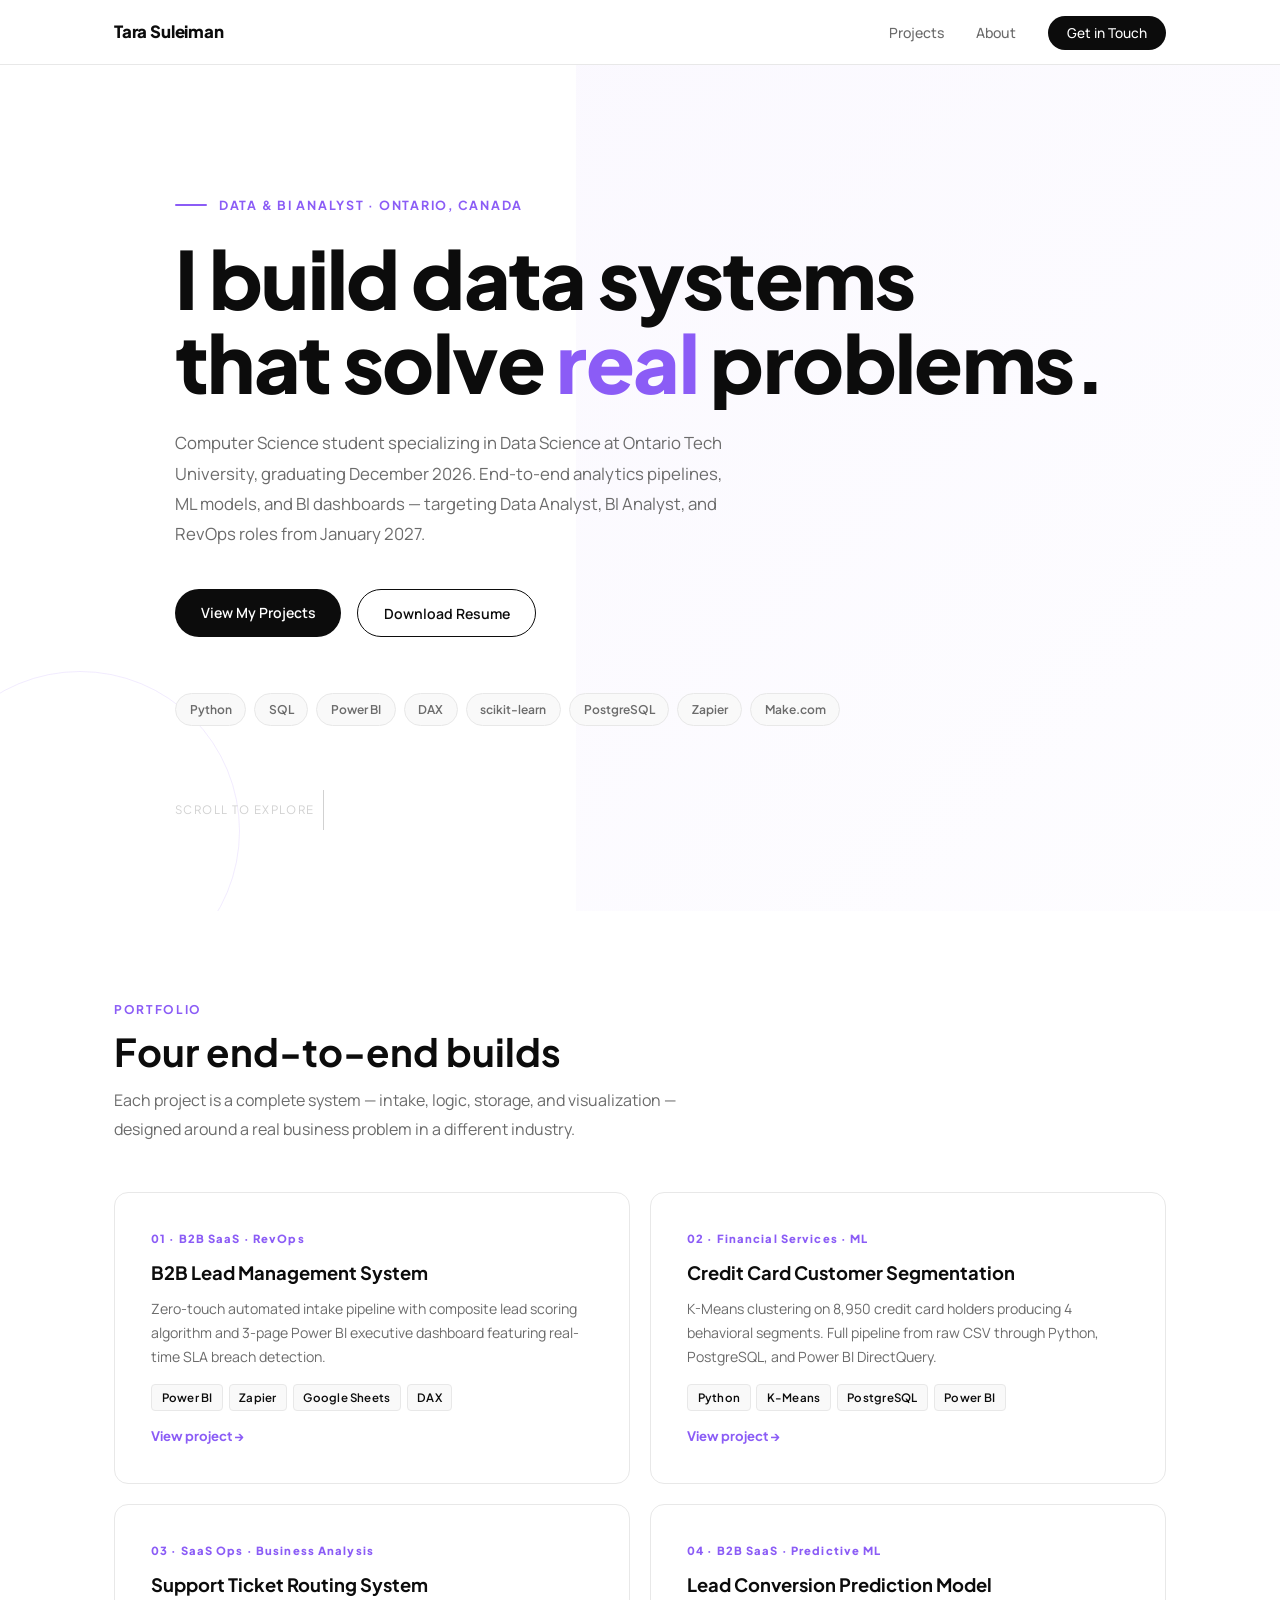
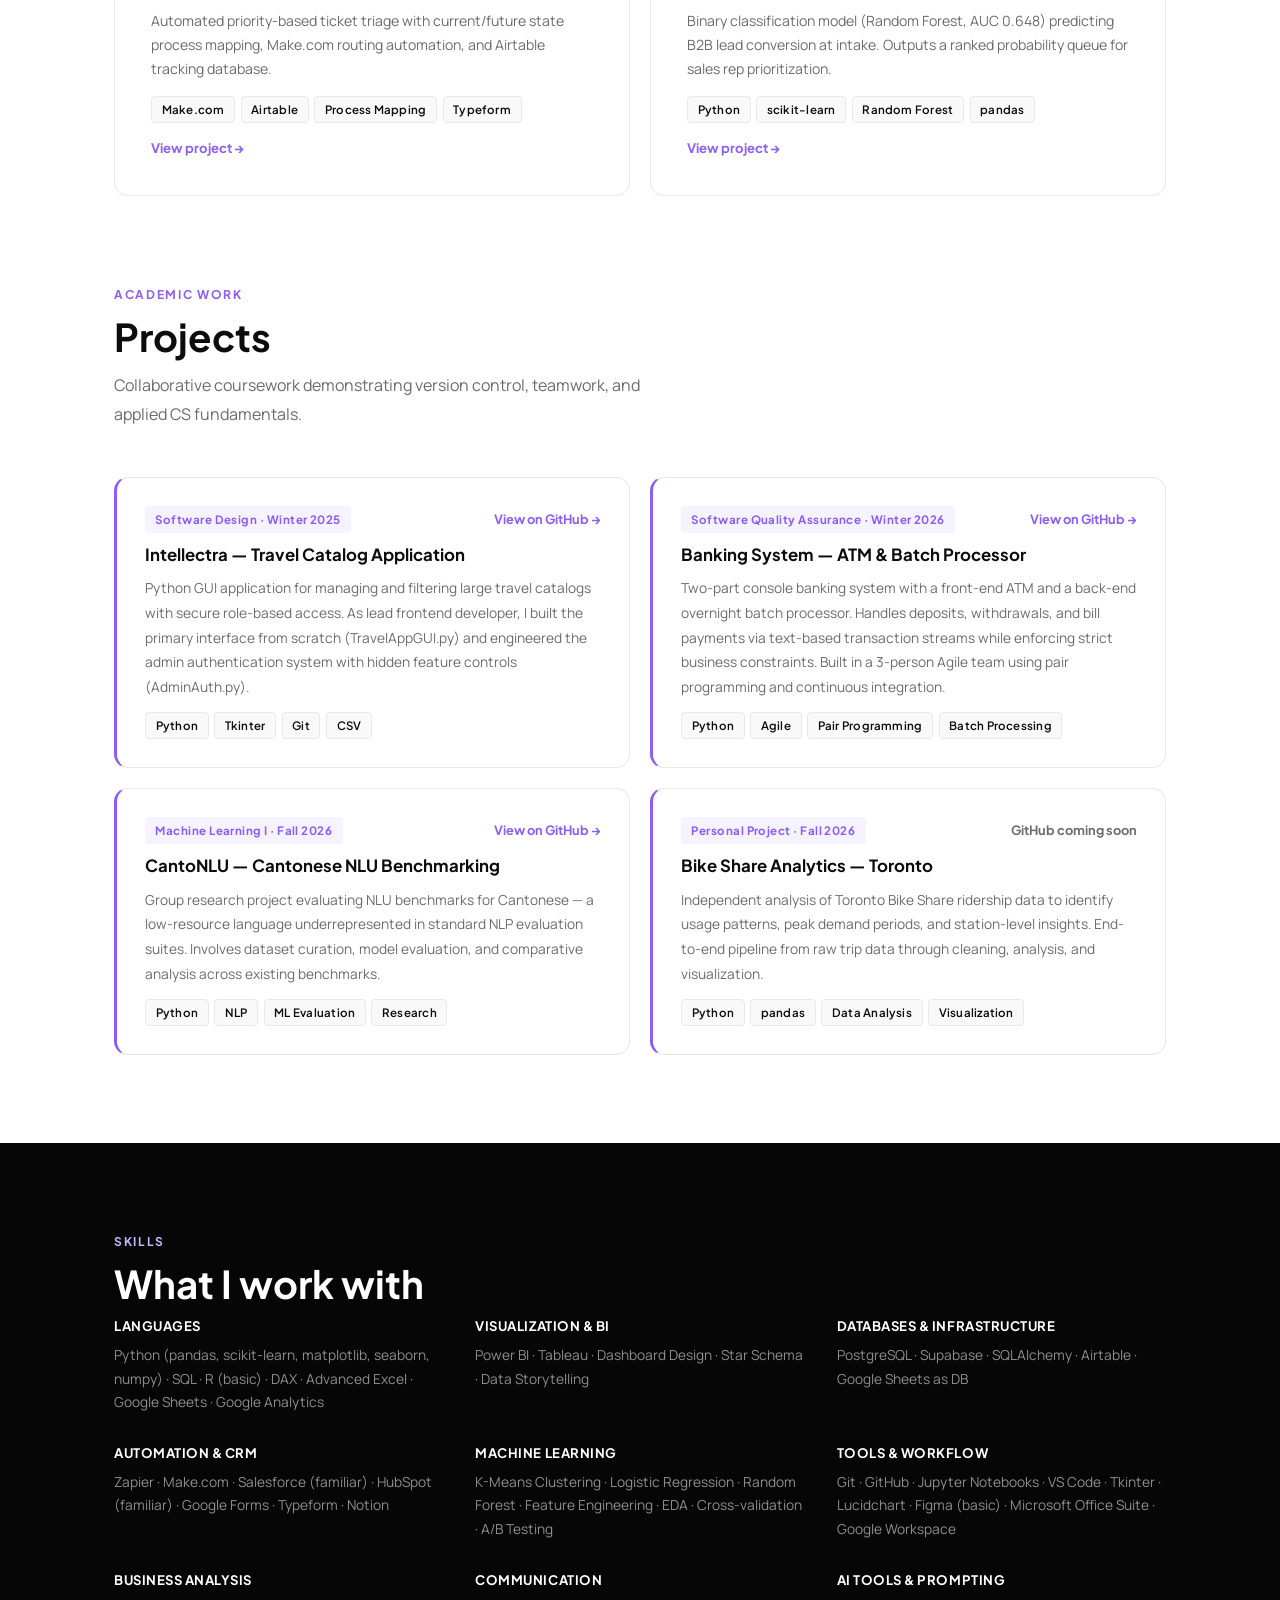
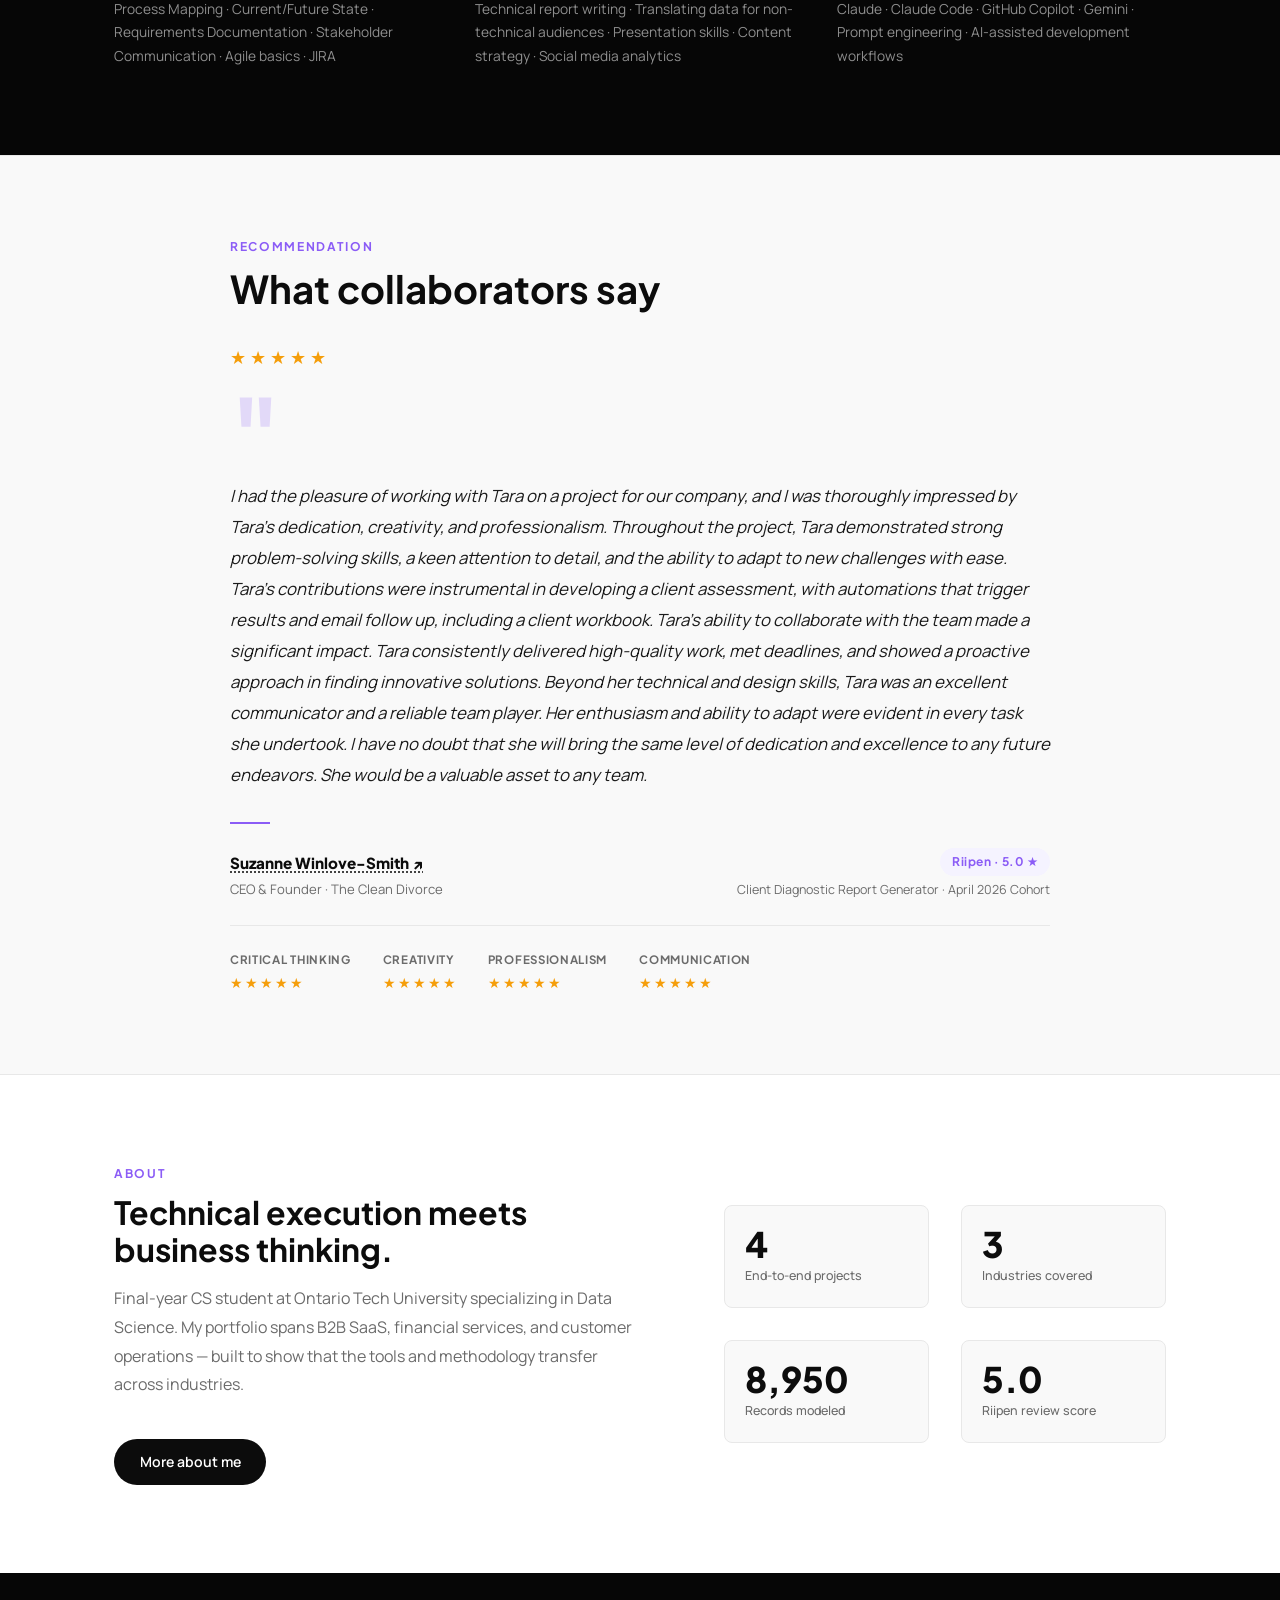
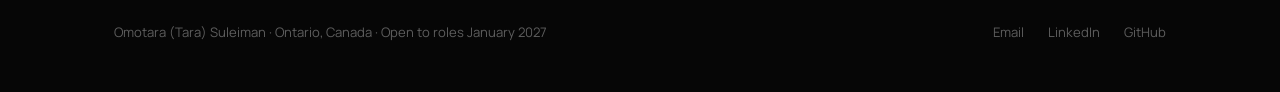
<file: index.html>
<!DOCTYPE html>
<html lang="en">

<head>
  <meta charset="UTF-8" />
  <meta name="viewport" content="width=device-width, initial-scale=1.0" />
  <title>Tara Suleiman — Data & BI Analyst</title>
  <meta name="description"
    content="Portfolio of Tara Suleiman — Data & BI Analyst graduating December 2026. Python, SQL, Power BI, machine learning, and RevOps." />
  <link rel="stylesheet" href="assets/css/style.css" />
  <link rel="preconnect" href="https://fonts.googleapis.com" />
  <link rel="preconnect" href="https://fonts.gstatic.com" crossorigin />
  <link
    href="https://fonts.googleapis.com/css2?family=Plus+Jakarta+Sans:wght@400;500;600;700;800&family=Manrope:wght@300;400;500;600&display=swap"
    rel="stylesheet" />
</head>

<body>
  <nav class="nav">
    <div class="nav-inner">
      <a href="index.html" class="nav-logo">Tara Suleiman</a>
      <ul class="nav-links">
        <li><a href="index.html#projects">Projects</a></li>
        <li><a href="about.html">About</a></li>
        <li><a href="contact.html" class="nav-cta">Get in Touch</a></li>
      </ul>
      <button class="nav-hamburger" id="hamburger" aria-label="Open menu">
        <span></span><span></span><span></span>
      </button>
    </div>
    <ul class="nav-mobile" id="mobileMenu">
      <li><a href="index.html#projects">Projects</a></li>
      <li><a href="about.html">About</a></li>
      <li><a href="contact.html">Get in Touch</a></li>
    </ul>
  </nav>

  <section class="hero">
    <div class="hero-inner">
      <p class="hero-eyebrow">Data & BI Analyst · Ontario, Canada</p>
      <h1 class="hero-headline">I build data systems<br>that solve <span class="accent">real</span> problems.</h1>
      <p class="hero-sub">Computer Science student specializing in Data Science at Ontario Tech University, graduating
        December 2026. End-to-end analytics pipelines, ML models, and BI dashboards — targeting Data Analyst, BI
        Analyst, and RevOps roles from January 2027.</p>
      <div class="hero-actions">
        <a href="index.html#projects" class="btn btn-primary">View My Projects</a>
        <a href="assets/Tara_Suleiman_Resume.pdf" class="btn btn-ghost" target="_blank">Download Resume</a>
      </div>
      <div class="hero-stack">
        <span>Python</span><span>SQL</span><span>Power BI</span><span>DAX</span>
        <span>scikit-learn</span><span>PostgreSQL</span><span>Zapier</span><span>Make.com</span>
      </div>
      <p class="hero-scroll-hint">Scroll to explore</p>
    </div>
  </section>

  <section class="section" id="projects">
    <div class="container">
      <p class="section-eyebrow">Portfolio</p>
      <h2 class="section-title">Four end-to-end builds</h2>
      <p class="section-sub">Each project is a complete system — intake, logic, storage, and visualization — designed
        around a real business problem in a different industry.</p>
      <div class="project-grid">
        <a href="project1.html" class="project-card">
          <div class="project-card-top"><span class="project-number">01 · B2B SaaS · RevOps</span></div>
          <h3>B2B Lead Management System</h3>
          <p>Zero-touch automated intake pipeline with composite lead scoring algorithm and 3-page Power BI executive
            dashboard featuring real-time SLA breach detection.</p>
          <div class="project-tags"><span>Power BI</span><span>Zapier</span><span>Google Sheets</span><span>DAX</span>
          </div>
          <span class="project-link">View project →</span>
        </a>
        <a href="project2.html" class="project-card">
          <div class="project-card-top"><span class="project-number">02 · Financial Services · ML</span></div>
          <h3>Credit Card Customer Segmentation</h3>
          <p>K-Means clustering on 8,950 credit card holders producing 4 behavioral segments. Full pipeline from raw CSV
            through Python, PostgreSQL, and Power BI DirectQuery.</p>
          <div class="project-tags"><span>Python</span><span>K-Means</span><span>PostgreSQL</span><span>Power BI</span>
          </div>
          <span class="project-link">View project →</span>
        </a>
        <a href="project3.html" class="project-card">
          <div class="project-card-top"><span class="project-number">03 · SaaS Ops · Business Analysis</span></div>
          <h3>Support Ticket Routing System</h3>
          <p>Automated priority-based ticket triage with current/future state process mapping, Make.com routing
            automation, and Airtable tracking database.</p>
          <div class="project-tags"><span>Make.com</span><span>Airtable</span><span>Process
              Mapping</span><span>Typeform</span></div>
          <span class="project-link">View project →</span>
        </a>
        <a href="project4.html" class="project-card">
          <div class="project-card-top"><span class="project-number">04 · B2B SaaS · Predictive ML</span></div>
          <h3>Lead Conversion Prediction Model</h3>
          <p>Binary classification model (Random Forest, AUC 0.648) predicting B2B lead conversion at intake. Outputs a
            ranked probability queue for sales rep prioritization.</p>
          <div class="project-tags"><span>Python</span><span>scikit-learn</span><span>Random
              Forest</span><span>pandas</span></div>
          <span class="project-link">View project →</span>
        </a>
      </div>
    </div>
  </section>

  <section class="section" style="padding-top:0;">
    <div class="container">
      <p class="section-eyebrow">Academic Work</p>
      <h2 class="section-title">Projects</h2>
      <p class="section-sub">Collaborative coursework demonstrating version control, teamwork, and applied CS
        fundamentals.</p>
      <div class="school-grid" style="grid-template-columns: repeat(2, 1fr);">
        <div class="school-card">
          <div class="school-card-top">
            <span class="school-badge">Software Design · Winter 2025</span>
            <a href="https://github.com/owenmarshall1/Intellectra" class="school-github" target="_blank">View on GitHub
              →</a>
          </div>
          <h3>Intellectra — Travel Catalog Application</h3>
          <p>Python GUI application for managing and filtering large travel catalogs with secure role-based access. As
            lead frontend developer, I built the primary interface from scratch (TravelAppGUI.py) and engineered the
            admin authentication system with hidden feature controls (AdminAuth.py).</p>
          <div class="project-tags"><span>Python</span><span>Tkinter</span><span>Git</span><span>CSV</span></div>
        </div>
        <div class="school-card">
          <div class="school-card-top">
            <span class="school-badge">Software Quality Assurance · Winter 2026</span>
            <a href="https://github.com/Maheen012/Banking-System" class="school-github" target="_blank">View on GitHub
              →</a>
          </div>
          <h3>Banking System — ATM & Batch Processor</h3>
          <p>Two-part console banking system with a front-end ATM and a back-end overnight batch processor. Handles
            deposits, withdrawals, and bill payments via text-based transaction streams while enforcing strict business
            constraints. Built in a 3-person Agile team using pair programming and continuous integration.</p>
          <div class="project-tags"><span>Python</span><span>Agile</span><span>Pair Programming</span><span>Batch
              Processing</span></div>
        </div>
        <div class="school-card">
          <div class="school-card-top">
            <span class="school-badge">Machine Learning I · Fall 2026</span>
            <a href="https://github.com/babytara/csci3052u-cantonlu/" class="school-github" target="_blank">View on
              GitHub
              →</a>
          </div>
          <h3>CantoNLU — Cantonese NLU Benchmarking</h3>
          <p>Group research project evaluating NLU benchmarks for Cantonese — a low-resource language underrepresented
            in standard NLP evaluation suites. Involves dataset curation, model evaluation, and comparative analysis
            across existing benchmarks.</p>
          <div class="project-tags"><span>Python</span><span>NLP</span><span>ML Evaluation</span><span>Research</span>
          </div>
        </div>
        <div class="school-card">
          <div class="school-card-top">
            <span class="school-badge">Personal Project · Fall 2026</span>
            <span class="school-github" style="color:var(--grey);font-size:0.8rem;">GitHub coming soon</span>
          </div>
          <h3>Bike Share Analytics — Toronto</h3>
          <p>Independent analysis of Toronto Bike Share ridership data to identify usage patterns, peak demand periods,
            and station-level insights. End-to-end pipeline from raw trip data through cleaning, analysis, and
            visualization.</p>
          <div class="project-tags"><span>Python</span><span>pandas</span><span>Data
              Analysis</span><span>Visualization</span></div>
        </div>
      </div>
    </div>
  </section>

  <section class="section section-dark">
    <div class="container">
      <p class="section-eyebrow light">Skills</p>
      <h2 class="section-title light">What I work with</h2>
      <div class="skills-grid">
        <div class="skill-group">
          <h4>Languages</h4>
          <p>Python (pandas, scikit-learn, matplotlib, seaborn, numpy) · SQL · R (basic) · DAX · Advanced Excel · Google
            Sheets · Google Analytics</p>
        </div>
        <div class="skill-group">
          <h4>Visualization & BI</h4>
          <p>Power BI · Tableau · Dashboard Design · Star Schema · Data Storytelling</p>
        </div>
        <div class="skill-group">
          <h4>Databases & Infrastructure</h4>
          <p>PostgreSQL · Supabase · SQLAlchemy · Airtable · Google Sheets as DB</p>
        </div>
        <div class="skill-group">
          <h4>Automation & CRM</h4>
          <p>Zapier · Make.com · Salesforce (familiar) · HubSpot (familiar) · Google Forms · Typeform · Notion</p>
        </div>
        <div class="skill-group">
          <h4>Machine Learning</h4>
          <p>K-Means Clustering · Logistic Regression · Random Forest · Feature Engineering · EDA · Cross-validation ·
            A/B Testing</p>
        </div>
        <div class="skill-group">
          <h4>Tools & Workflow</h4>
          <p>Git · GitHub · Jupyter Notebooks · VS Code · Tkinter · Lucidchart · Figma (basic) · Microsoft Office Suite
            · Google
            Workspace</p>
        </div>
        <div class="skill-group">
          <h4>Business Analysis</h4>
          <p>Process Mapping · Current/Future State · Requirements Documentation · Stakeholder Communication · Agile
            basics · JIRA</p>
        </div>
        <div class="skill-group">
          <h4>Communication</h4>
          <p>Technical report writing · Translating data for non-technical audiences · Presentation skills · Content
            strategy · Social media analytics</p>
        </div>
        <div class="skill-group">
          <h4>AI Tools & Prompting</h4>
          <p>Claude · Claude Code · GitHub Copilot · Gemini · Prompt engineering · AI-assisted development workflows</p>
        </div>
      </div>
    </div>
  </section>

  <section class="section section-rec">
    <div class="container">
      <div class="rec-inner">
        <p class="section-eyebrow">Recommendation</p>
        <h2 style="margin-bottom:2rem;">What collaborators say</h2>
        <div class="rec-card">
          <div class="rec-stars">
            <span class="rec-star">★</span><span class="rec-star">★</span><span class="rec-star">★</span><span
              class="rec-star">★</span><span class="rec-star">★</span>
          </div>
          <div class="rec-quote">"</div>
          <p class="rec-text">I had the pleasure of working with Tara on a project for our company, and I was thoroughly
            impressed by Tara's dedication, creativity, and professionalism. Throughout the project, Tara demonstrated
            strong problem-solving skills, a keen attention to detail, and the ability to adapt to new challenges with
            ease. Tara's contributions were instrumental in developing a client assessment, with automations that
            trigger results and email follow up, including a client workbook. Tara's ability to collaborate with the
            team made a significant impact. Tara consistently delivered high-quality work, met deadlines, and showed a
            proactive approach in finding innovative solutions. Beyond her technical and design skills, Tara was an
            excellent communicator and a reliable team player. Her enthusiasm and ability to adapt were evident in every
            task she undertook. I have no doubt that she will bring the same level of dedication and excellence to any
            future endeavors. She would be a valuable asset to any team.</p>
          <div class="rec-divider"></div>
          <div class="rec-author">
            <div class="rec-info">
              <a href="https://thecleandivorce.com/" target="_blank" class="rec-name"
                style="text-decoration:underline;text-decoration-style:dotted;text-underline-offset:3px;">Suzanne
                Winlove-Smith ↗</a>
              <span class="rec-role">CEO & Founder · The Clean Divorce</span>
            </div>
            <div class="rec-meta">
              <span class="rec-source">Riipen · 5.0 ★</span>
              <span class="rec-project">Client Diagnostic Report Generator · April 2026 Cohort</span>
            </div>
          </div>
          <div class="rec-ratings">
            <div class="rec-rating-item">
              <span class="rec-rating-label">Critical Thinking</span>
              <div class="rec-rating-stars"><span>★</span><span>★</span><span>★</span><span>★</span><span>★</span></div>
            </div>
            <div class="rec-rating-item">
              <span class="rec-rating-label">Creativity</span>
              <div class="rec-rating-stars"><span>★</span><span>★</span><span>★</span><span>★</span><span>★</span></div>
            </div>
            <div class="rec-rating-item">
              <span class="rec-rating-label">Professionalism</span>
              <div class="rec-rating-stars"><span>★</span><span>★</span><span>★</span><span>★</span><span>★</span></div>
            </div>
            <div class="rec-rating-item">
              <span class="rec-rating-label">Communication</span>
              <div class="rec-rating-stars"><span>★</span><span>★</span><span>★</span><span>★</span><span>★</span></div>
            </div>
          </div>
        </div>
      </div>
    </div>
  </section>

  <section class="section">
    <div class="container about-strip">
      <div class="about-strip-text">
        <p class="section-eyebrow">About</p>
        <h2>Technical execution meets business thinking.</h2>
        <p>Final-year CS student at Ontario Tech University specializing in Data Science. My portfolio spans B2B SaaS,
          financial services, and customer operations — built to show that the tools and methodology transfer across
          industries.</p>
        <a href="about.html" class="btn btn-primary">More about me</a>
      </div>
      <div class="about-strip-stats">
        <div class="stat"><span class="stat-num">4</span><span class="stat-label">End-to-end projects</span></div>
        <div class="stat"><span class="stat-num">3</span><span class="stat-label">Industries covered</span></div>
        <div class="stat"><span class="stat-num">8,950</span><span class="stat-label">Records modeled</span></div>
        <div class="stat"><span class="stat-num">5.0</span><span class="stat-label">Riipen review score</span></div>
      </div>
    </div>
  </section>

  <footer class="footer">
    <div class="container footer-inner">
      <p>Omotara (Tara) Suleiman · Ontario, Canada · Open to roles January 2027</p>
      <div class="footer-links">
        <a href="mailto:omotara.suleiman@gmail.com">Email</a>
        <a href="https://linkedin.com/in/omotarasuleiman" target="_blank">LinkedIn</a>
        <a href="https://github.com/babytara" target="_blank">GitHub</a>
      </div>
    </div>
  </footer>
  <script src="assets/js/main.js"></script>
</body>

</html>
</file>
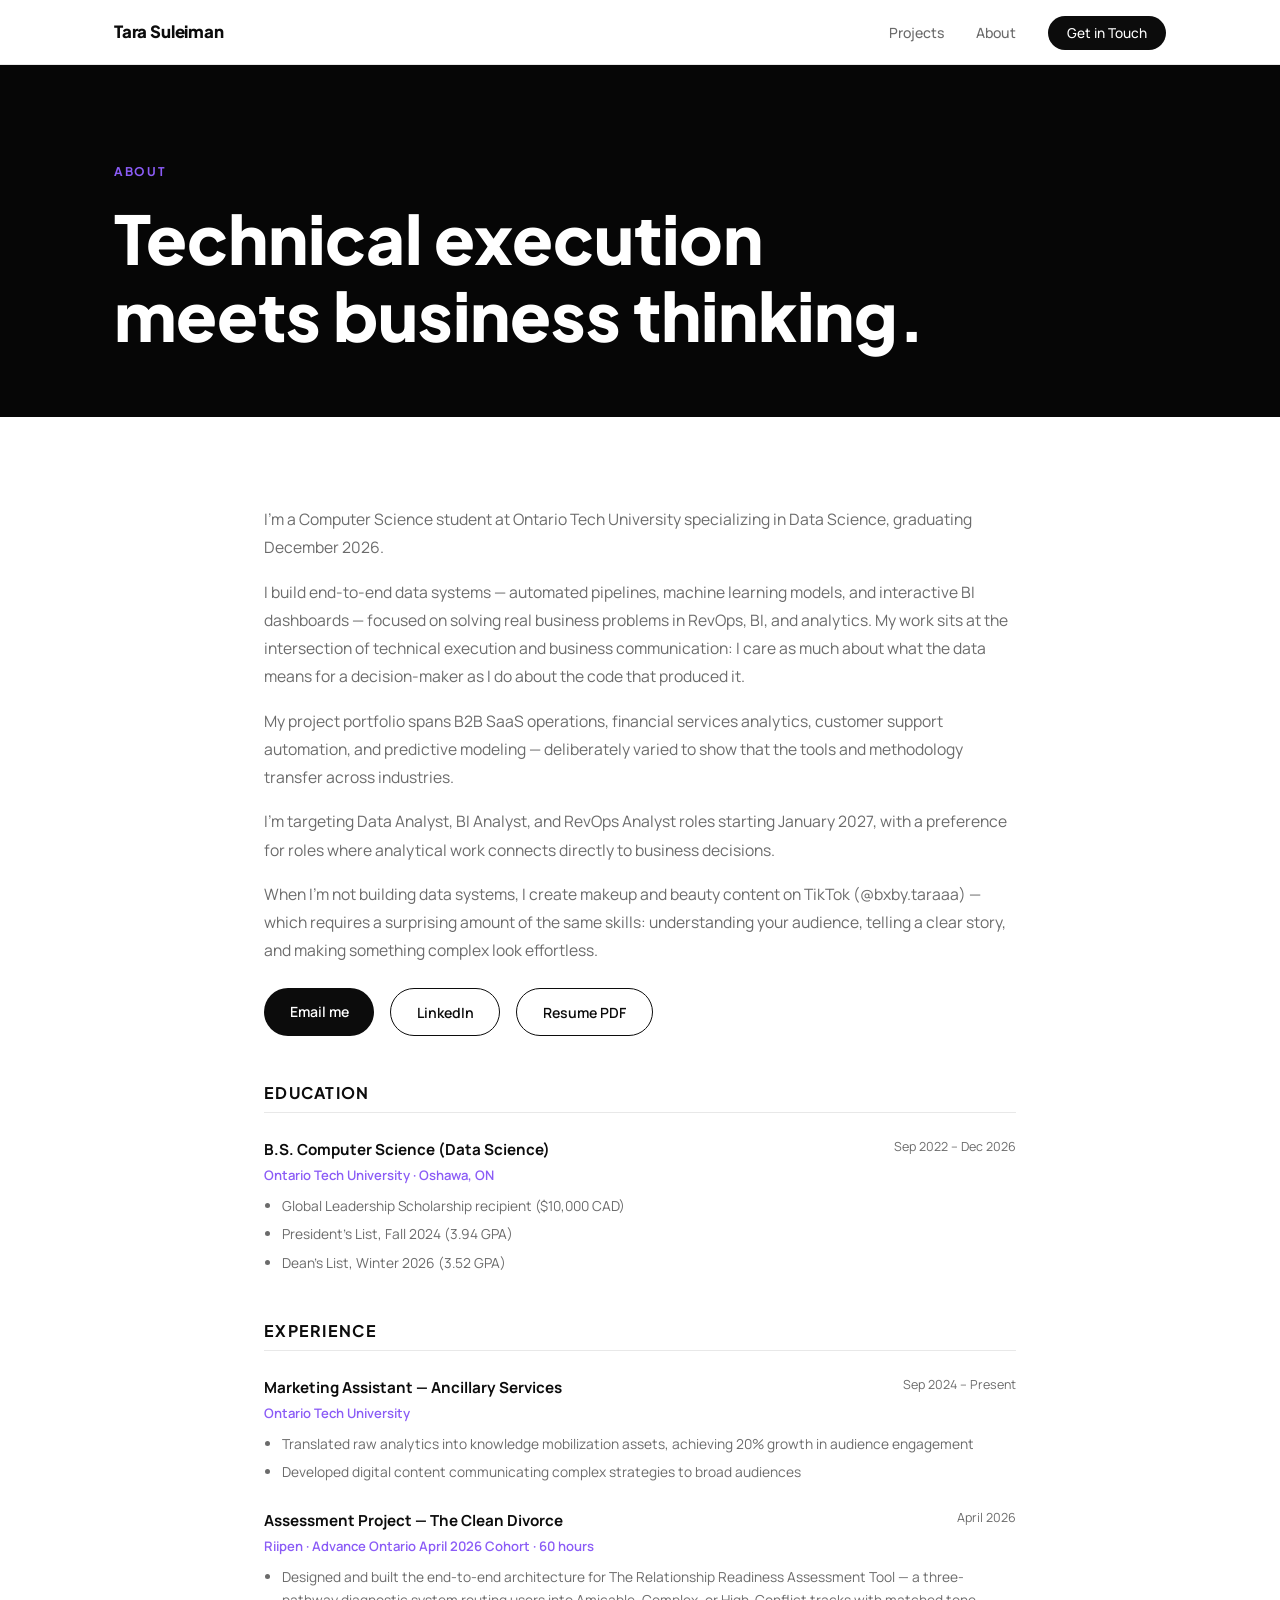
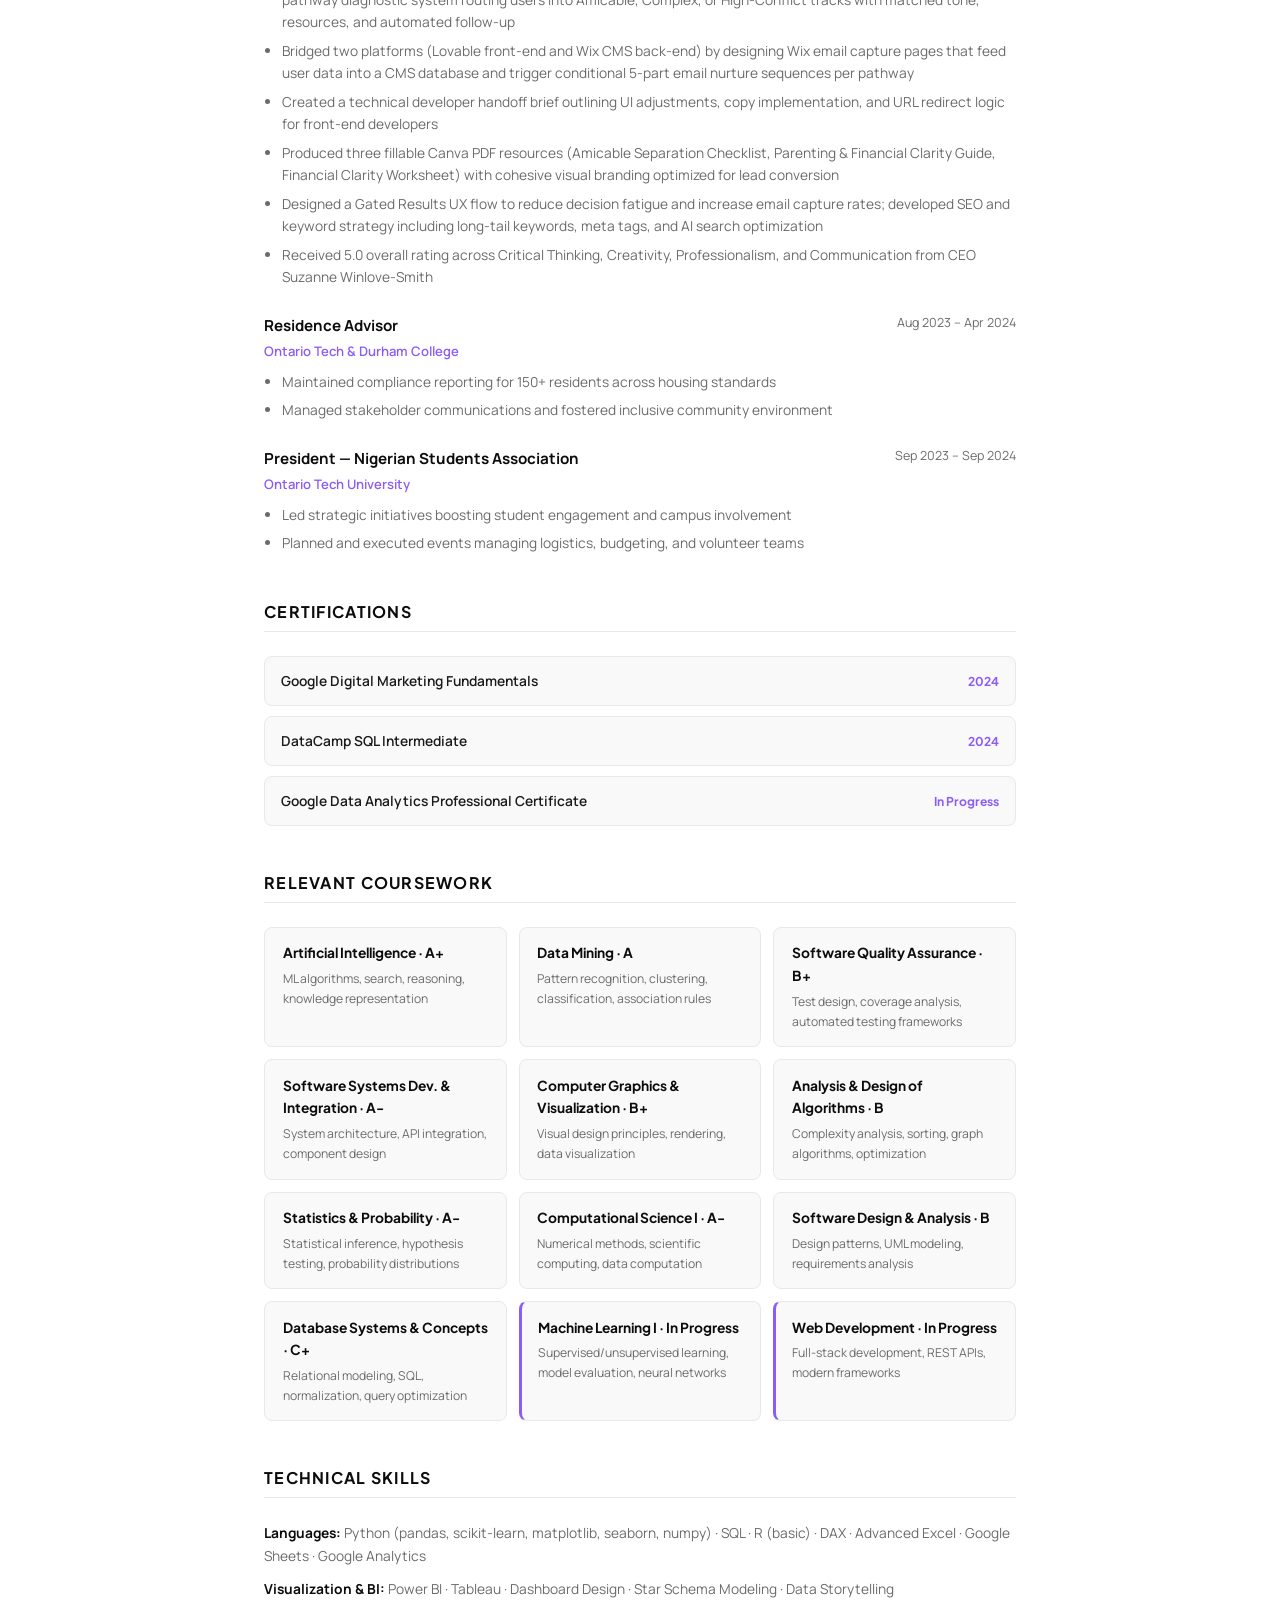
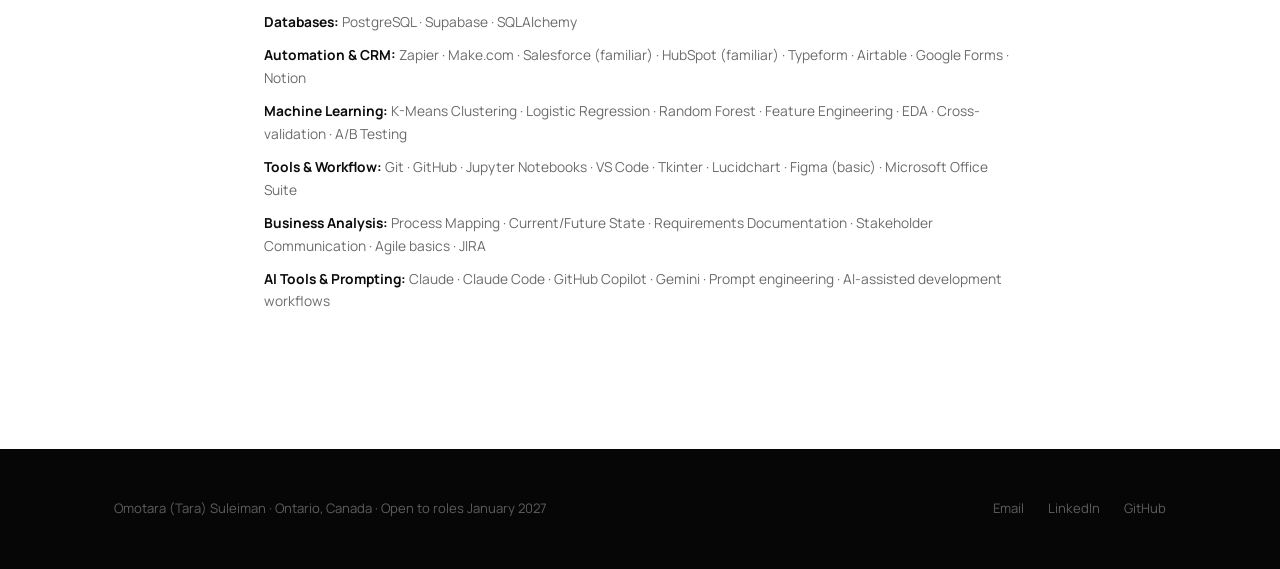
<file: about.html>
<!DOCTYPE html>
<html lang="en">

<head>
  <meta charset="UTF-8" />
  <meta name="viewport" content="width=device-width, initial-scale=1.0" />
  <title>About — Tara Suleiman</title>
  <link rel="stylesheet" href="assets/css/style.css" />
  <link rel="preconnect" href="https://fonts.googleapis.com" />
  <link rel="preconnect" href="https://fonts.gstatic.com" crossorigin />
  <link
    href="https://fonts.googleapis.com/css2?family=Plus+Jakarta+Sans:wght@400;500;600;700;800&family=Manrope:wght@300;400;500;600&display=swap"
    rel="stylesheet" />
</head>

<body>

  <nav class="nav">
    <div class="nav-inner">
      <a href="index.html" class="nav-logo">Tara Suleiman</a>
      <ul class="nav-links">
        <li><a href="index.html#projects">Projects</a></li>
        <li><a href="about.html">About</a></li>
        <li><a href="contact.html" class="nav-cta">Get in Touch</a></li>
      </ul>
      <button class="nav-hamburger" id="hamburger" aria-label="Open menu">
        <span></span><span></span><span></span>
      </button>
    </div>
    <ul class="nav-mobile" id="mobileMenu">
      <li><a href="index.html#projects">Projects</a></li>
      <li><a href="about.html">About</a></li>
      <li><a href="contact.html">Get in Touch</a></li>
    </ul>
  </nav>

  <section class="about-hero">
    <div class="container">
      <p class="section-eyebrow">About</p>
      <h1>Technical execution<br>meets business thinking.</h1>
    </div>
  </section>

  <section class="section">
    <div class="container about-content">

      <div class="about-bio">
        <div class="about-bio-text">
          <p>I'm a Computer Science student at Ontario Tech University specializing in Data Science, graduating December
            2026.</p>
          <p>I build end-to-end data systems — automated pipelines, machine learning models, and interactive BI
            dashboards — focused on solving real business problems in RevOps, BI, and analytics. My work sits at the
            intersection of technical execution and business communication: I care as much about what the data means for
            a decision-maker as I do about the code that produced it.</p>
          <p>My project portfolio spans B2B SaaS operations, financial services analytics, customer support automation,
            and predictive modeling — deliberately varied to show that the tools and methodology transfer across
            industries.</p>
          <p>I'm targeting Data Analyst, BI Analyst, and RevOps Analyst roles starting January 2027, with a preference
            for roles where analytical work connects directly to business decisions.</p>
          <p>When I'm not building data systems, I create makeup and beauty content on TikTok (@bxby.taraaa) — which
            requires a surprising amount of the same skills: understanding your audience, telling a clear story, and
            making something complex look effortless.</p>
          <div class="about-links">
            <a href="mailto:omotara.suleiman@gmail.com" class="btn btn-primary">Email me</a>
            <a href="https://linkedin.com/in/omotarasuleiman" class="btn btn-ghost" target="_blank">LinkedIn</a>
            <a href="assets/Tara_Suleiman_Resume.pdf" class="btn btn-ghost" target="_blank">Resume PDF</a>
          </div>
        </div>
      </div>

      <div class="about-details">

        <div class="detail-section">
          <h3>Education</h3>
          <div class="detail-item">
            <div class="detail-header">
              <span class="detail-title">B.S. Computer Science (Data Science)</span>
              <span class="detail-date">Sep 2022 – Dec 2026</span>
            </div>
            <span class="detail-sub">Ontario Tech University · Oshawa, ON</span>
            <ul class="detail-list">
              <li>Global Leadership Scholarship recipient ($10,000 CAD)</li>
              <li>President's List, Fall 2024 (3.94 GPA)</li>
              <li>Dean's List, Winter 2026 (3.52 GPA)</li>
            </ul>
          </div>
        </div>

        <div class="detail-section">
          <h3>Experience</h3>

          <div class="detail-item">
            <div class="detail-header">
              <span class="detail-title">Marketing Assistant — Ancillary Services</span>
              <span class="detail-date">Sep 2024 – Present</span>
            </div>
            <span class="detail-sub">Ontario Tech University</span>
            <ul class="detail-list">
              <li>Translated raw analytics into knowledge mobilization assets, achieving 20% growth in audience
                engagement</li>
              <li>Developed digital content communicating complex strategies to broad audiences</li>
            </ul>
          </div>

          <div class="detail-item">
            <div class="detail-header">
              <span class="detail-title">Assessment Project — The Clean Divorce</span>
              <span class="detail-date">April 2026</span>
            </div>
            <span class="detail-sub">Riipen · Advance Ontario April 2026 Cohort · 60 hours</span>
            <ul class="detail-list">
              <li>Designed and built the end-to-end architecture for The Relationship Readiness Assessment Tool — a
                three-pathway diagnostic system routing users into Amicable, Complex, or High-Conflict tracks with
                matched tone, resources, and automated follow-up</li>
              <li>Bridged two platforms (Lovable front-end and Wix CMS back-end) by designing Wix email capture pages
                that feed user data into a CMS database and trigger conditional 5-part email nurture sequences per
                pathway</li>
              <li>Created a technical developer handoff brief outlining UI adjustments, copy implementation, and URL
                redirect logic for front-end developers</li>
              <li>Produced three fillable Canva PDF resources (Amicable Separation Checklist, Parenting & Financial
                Clarity Guide, Financial Clarity Worksheet) with cohesive visual branding optimized for lead conversion
              </li>
              <li>Designed a Gated Results UX flow to reduce decision fatigue and increase email capture rates;
                developed SEO and keyword strategy including long-tail keywords, meta tags, and AI search optimization
              </li>
              <li>Received 5.0 overall rating across Critical Thinking, Creativity, Professionalism, and Communication
                from CEO Suzanne Winlove-Smith</li>
            </ul>
          </div>

          <div class="detail-item">
            <div class="detail-header">
              <span class="detail-title">Residence Advisor</span>
              <span class="detail-date">Aug 2023 – Apr 2024</span>
            </div>
            <span class="detail-sub">Ontario Tech & Durham College</span>
            <ul class="detail-list">
              <li>Maintained compliance reporting for 150+ residents across housing standards</li>
              <li>Managed stakeholder communications and fostered inclusive community environment</li>
            </ul>
          </div>
          <div class="detail-item">
            <div class="detail-header">
              <span class="detail-title">President — Nigerian Students Association</span>
              <span class="detail-date">Sep 2023 – Sep 2024</span>
            </div>
            <span class="detail-sub">Ontario Tech University</span>
            <ul class="detail-list">
              <li>Led strategic initiatives boosting student engagement and campus involvement</li>
              <li>Planned and executed events managing logistics, budgeting, and volunteer teams</li>
            </ul>
          </div>
        </div>

        <div class="detail-section">
          <h3>Certifications</h3>
          <div class="cert-list">
            <div class="cert-item">
              <span class="cert-name">Google Digital Marketing Fundamentals</span>
              <span class="cert-date">2024</span>
            </div>
            <div class="cert-item">
              <span class="cert-name">DataCamp SQL Intermediate</span>
              <span class="cert-date">2024</span>
            </div>
            <div class="cert-item">
              <span class="cert-name">Google Data Analytics Professional Certificate</span>
              <span class="cert-date">In Progress</span>
            </div>
          </div>
        </div>

        <div class="detail-section">
          <h3>Relevant Coursework</h3>
          <div class="coursework-grid">
            <div class="course-item">
              <span class="course-name">Artificial Intelligence · A+</span>
              <span class="course-relevance">ML algorithms, search, reasoning, knowledge representation</span>
            </div>
            <div class="course-item">
              <span class="course-name">Data Mining · A</span>
              <span class="course-relevance">Pattern recognition, clustering, classification, association rules</span>
            </div>
            <div class="course-item">
              <span class="course-name">Software Quality Assurance · B+</span>
              <span class="course-relevance">Test design, coverage analysis, automated testing frameworks</span>
            </div>
            <div class="course-item">
              <span class="course-name">Software Systems Dev. & Integration · A-</span>
              <span class="course-relevance">System architecture, API integration, component design</span>
            </div>
            <div class="course-item">
              <span class="course-name">Computer Graphics & Visualization · B+</span>
              <span class="course-relevance">Visual design principles, rendering, data visualization</span>
            </div>
            <div class="course-item">
              <span class="course-name">Analysis & Design of Algorithms · B</span>
              <span class="course-relevance">Complexity analysis, sorting, graph algorithms, optimization</span>
            </div>
            <div class="course-item">
              <span class="course-name">Statistics & Probability · A-</span>
              <span class="course-relevance">Statistical inference, hypothesis testing, probability distributions</span>
            </div>
            <div class="course-item">
              <span class="course-name">Computational Science I · A-</span>
              <span class="course-relevance">Numerical methods, scientific computing, data computation</span>
            </div>
            <div class="course-item">
              <span class="course-name">Software Design & Analysis · B</span>
              <span class="course-relevance">Design patterns, UML modeling, requirements analysis</span>
            </div>
            <div class="course-item">
              <span class="course-name">Database Systems & Concepts · C+</span>
              <span class="course-relevance">Relational modeling, SQL, normalization, query optimization</span>
            </div>
            <div class="course-item" style="border-left: 3px solid var(--purple); padding-left: 1rem;">
              <span class="course-name">Machine Learning I · In Progress</span>
              <span class="course-relevance">Supervised/unsupervised learning, model evaluation, neural networks</span>
            </div>
            <div class="course-item" style="border-left: 3px solid var(--purple); padding-left: 1rem;">
              <span class="course-name">Web Development · In Progress</span>
              <span class="course-relevance">Full-stack development, REST APIs, modern frameworks</span>
            </div>
          </div>
        </div>

        <div class="detail-section">
          <h3>Technical Skills</h3>
          <div class="skills-list">
            <div class="skill-line"><strong>Languages:</strong> Python (pandas, scikit-learn, matplotlib, seaborn,
              numpy) · SQL · R (basic) · DAX · Advanced Excel · Google Sheets · Google Analytics</div>
            <div class="skill-line"><strong>Visualization & BI:</strong> Power BI · Tableau · Dashboard Design · Star
              Schema Modeling · Data Storytelling</div>
            <div class="skill-line"><strong>Databases:</strong> PostgreSQL · Supabase · SQLAlchemy </div>
            <div class="skill-line"><strong>Automation & CRM:</strong> Zapier · Make.com · Salesforce (familiar)
              · HubSpot (familiar) · Typeform · Airtable · Google Forms · Notion </div>
            <div class="skill-line"><strong>Machine Learning:</strong> K-Means Clustering · Logistic Regression · Random
              Forest · Feature Engineering · EDA · Cross-validation · A/B Testing</div>
            <div class="skill-line"><strong>Tools & Workflow:</strong> Git · GitHub · Jupyter Notebooks · VS Code ·
              Tkinter ·
              Lucidchart · Figma (basic) · Microsoft Office Suite</div>
            <div class="skill-line"><strong>Business Analysis:</strong> Process Mapping · Current/Future State ·
              Requirements Documentation · Stakeholder Communication · Agile basics · JIRA</div>
            <div class="skill-line"><strong>AI Tools & Prompting:</strong> Claude · Claude Code · GitHub Copilot ·
              Gemini · Prompt engineering · AI-assisted development workflows</div>
          </div>
        </div>

      </div>

    </div>
  </section>

  <footer class="footer">
    <div class="container footer-inner">
      <p>Omotara (Tara) Suleiman · Ontario, Canada · Open to roles January 2027</p>
      <div class="footer-links">
        <a href="mailto:omotara.suleiman@gmail.com">Email</a>
        <a href="https://linkedin.com/in/omotarasuleiman" target="_blank">LinkedIn</a>
        <a href="https://github.com/babytara" target="_blank">GitHub</a>
      </div>
    </div>
  </footer>
  <script src="assets/js/main.js"></script>
</body>

</html>
</file>
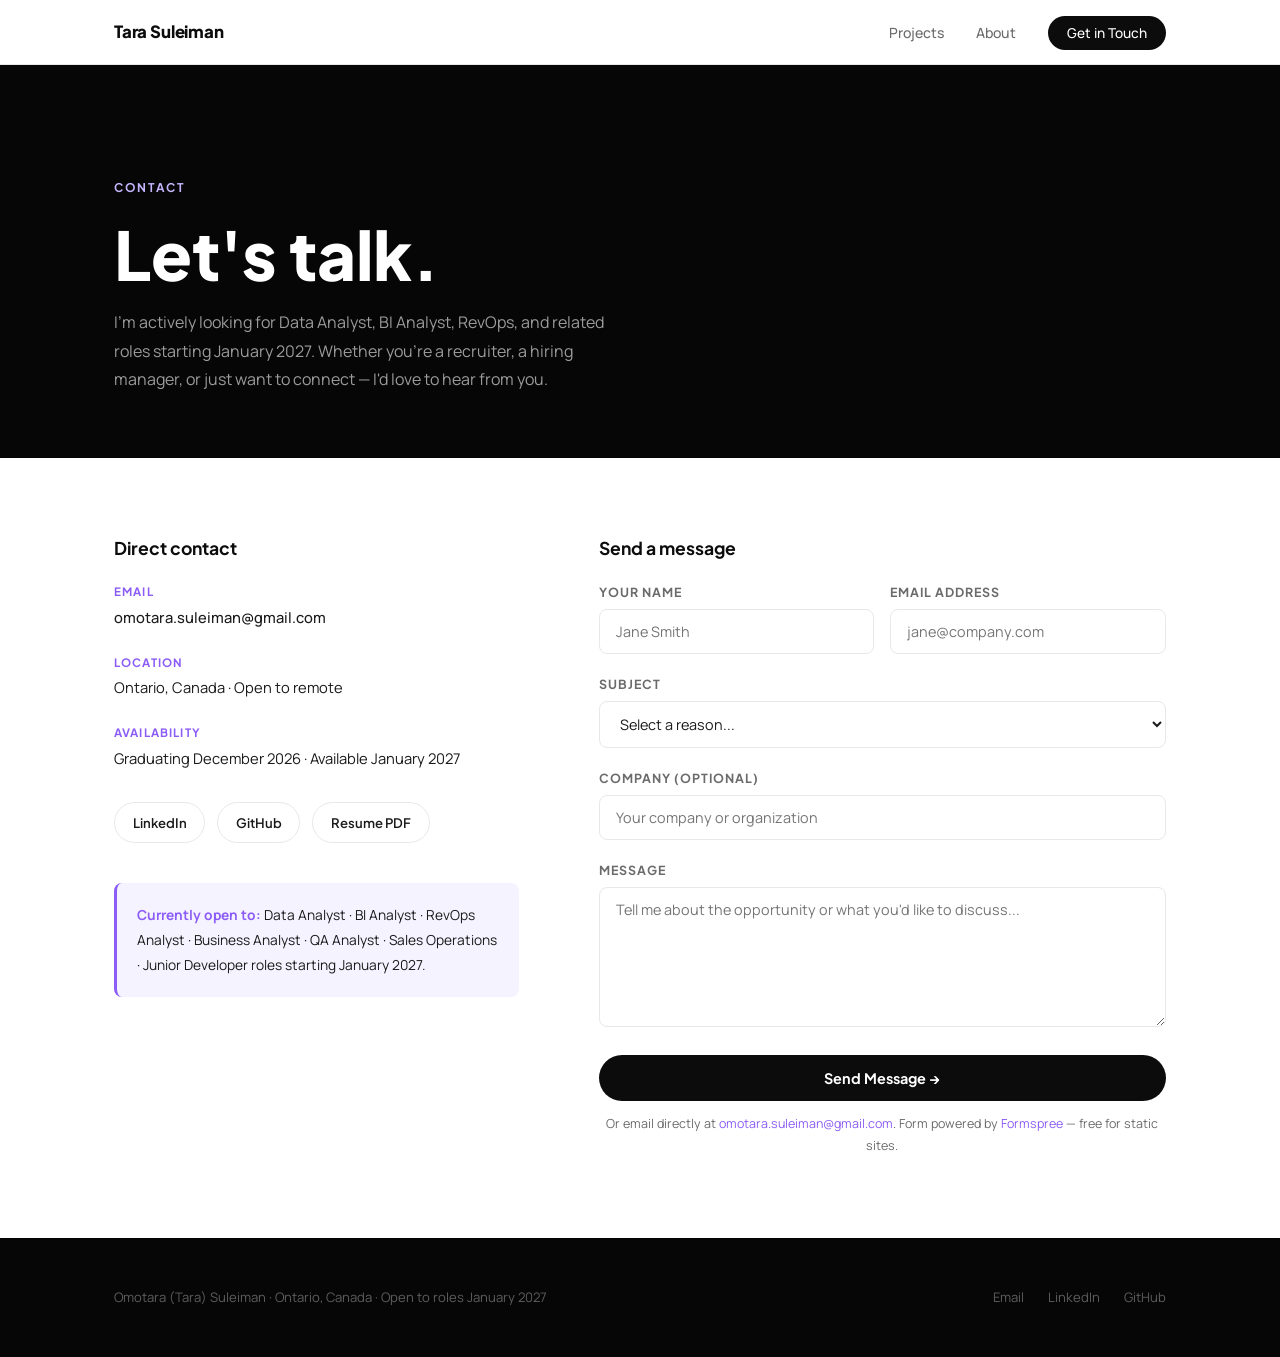
<file: contact.html>
<!DOCTYPE html>
<html lang="en">

<head>
  <meta charset="UTF-8" />
  <meta name="viewport" content="width=device-width, initial-scale=1.0" />
  <title>Contact — Tara Suleiman</title>
  <link rel="stylesheet" href="assets/css/style.css" />
  <link rel="preconnect" href="https://fonts.googleapis.com" />
  <link rel="preconnect" href="https://fonts.gstatic.com" crossorigin />
  <link
    href="https://fonts.googleapis.com/css2?family=Plus+Jakarta+Sans:wght@400;500;600;700;800&family=Manrope:wght@300;400;500;600&display=swap"
    rel="stylesheet" />
  <style>
    .contact-hero {
      background: var(--black-deep);
      padding: 6rem 0 4rem;
    }

    .contact-hero h1 {
      color: var(--white);
      margin-top: 1rem;
    }

    .contact-hero p {
      color: rgba(255, 255, 255, 0.6);
      max-width: 520px;
      margin-top: 1rem;
    }

    .contact-layout {
      display: grid;
      grid-template-columns: 1fr 1.4fr;
      gap: 5rem;
      align-items: start;
      padding: 5rem 0;
    }

    .contact-info h3 {
      font-size: 1.1rem;
      margin-bottom: 1.5rem;
    }

    .contact-info-item {
      display: flex;
      flex-direction: column;
      gap: 0.2rem;
      margin-bottom: 1.5rem;
    }

    .contact-info-label {
      font-size: 0.72rem;
      font-weight: 700;
      font-family: var(--font-display);
      text-transform: uppercase;
      letter-spacing: 0.1em;
      color: var(--purple);
    }

    .contact-info-value {
      font-size: 0.92rem;
      color: var(--text);
    }

    .contact-info-value a {
      color: var(--text);
      font-weight: 500;
      transition: color 0.2s;
    }

    .contact-info-value a:hover {
      color: var(--purple);
    }

    .contact-socials {
      display: flex;
      gap: 0.75rem;
      margin-top: 2rem;
      flex-wrap: wrap;
    }

    .social-btn {
      display: inline-flex;
      align-items: center;
      gap: 0.4rem;
      padding: 0.55rem 1.1rem;
      border: 1.5px solid var(--grey-lt);
      border-radius: 50px;
      font-size: 0.82rem;
      font-weight: 600;
      color: var(--text);
      transition: all 0.2s;
      font-family: var(--font-display);
    }

    .social-btn:hover {
      border-color: var(--purple);
      color: var(--purple);
    }

    .contact-availability {
      margin-top: 2.5rem;
      padding: 1.25rem;
      background: var(--purple-dim);
      border-radius: var(--radius-sm);
      border-left: 3px solid var(--purple);
    }

    .contact-availability p {
      font-size: 0.86rem;
      color: var(--text);
      margin: 0;
    }

    .contact-availability strong {
      color: var(--purple);
    }

    .contact-form-wrapper h3 {
      font-size: 1.1rem;
      margin-bottom: 1.5rem;
    }

    .form-group {
      display: flex;
      flex-direction: column;
      gap: 0.4rem;
      margin-bottom: 1.25rem;
    }

    .form-group label {
      font-size: 0.78rem;
      font-weight: 700;
      font-family: var(--font-display);
      text-transform: uppercase;
      letter-spacing: 0.08em;
      color: var(--grey);
    }

    .form-group input,
    .form-group select,
    .form-group textarea {
      width: 100%;
      padding: 0.75rem 1rem;
      border: 1.5px solid var(--grey-lt);
      border-radius: var(--radius-sm);
      font-family: var(--font-body);
      font-size: 0.9rem;
      color: var(--text);
      background: var(--white);
      transition: border-color 0.2s;
      outline: none;
    }

    .form-group input:focus,
    .form-group select:focus,
    .form-group textarea:focus {
      border-color: var(--purple);
    }

    .form-group textarea {
      resize: vertical;
      min-height: 140px;
    }

    .form-row {
      display: grid;
      grid-template-columns: 1fr 1fr;
      gap: 1rem;
    }

    .form-submit {
      width: 100%;
      padding: 0.85rem;
      background: var(--black);
      color: var(--white);
      border: none;
      border-radius: 50px;
      font-family: var(--font-display);
      font-size: 0.9rem;
      font-weight: 700;
      cursor: pointer;
      transition: background 0.2s;
      margin-top: 0.5rem;
    }

    .form-submit:hover {
      background: var(--purple);
    }

    .form-note {
      font-size: 0.78rem;
      color: var(--grey);
      margin-top: 0.75rem;
      text-align: center;
    }

    .form-note a {
      color: var(--purple);
    }

    @media (max-width: 768px) {
      .contact-layout {
        grid-template-columns: 1fr;
        gap: 3rem;
      }

      .form-row {
        grid-template-columns: 1fr;
      }
    }
  </style>
</head>

<body>

  <nav class="nav">
    <div class="nav-inner">
      <a href="index.html" class="nav-logo">Tara Suleiman</a>
      <ul class="nav-links">
        <li><a href="index.html#projects">Projects</a></li>
        <li><a href="about.html">About</a></li>
        <li><a href="contact.html" class="nav-cta">Get in Touch</a></li>
      </ul>
      <button class="nav-hamburger" id="hamburger" aria-label="Open menu">
        <span></span><span></span><span></span>
      </button>
    </div>
    <ul class="nav-mobile" id="mobileMenu">
      <li><a href="index.html#projects">Projects</a></li>
      <li><a href="about.html">About</a></li>
      <li><a href="contact.html">Get in Touch</a></li>
    </ul>
  </nav>

  <section class="contact-hero">
    <div class="container">
      <p class="section-eyebrow light">Contact</p>
      <h1>Let's talk.</h1>
      <p>I'm actively looking for Data Analyst, BI Analyst, RevOps, and related roles starting January 2027. Whether
        you're a recruiter, a hiring manager, or just want to connect — I'd love to hear from you.</p>
    </div>
  </section>

  <div class="container">
    <div class="contact-layout">

      <div class="contact-info">
        <h3>Direct contact</h3>

        <div class="contact-info-item">
          <span class="contact-info-label">Email</span>
          <span class="contact-info-value"><a
              href="mailto:omotara.suleiman@gmail.com">omotara.suleiman@gmail.com</a></span>
        </div>

        <div class="contact-info-item">
          <span class="contact-info-label">Location</span>
          <span class="contact-info-value">Ontario, Canada · Open to remote</span>
        </div>

        <div class="contact-info-item">
          <span class="contact-info-label">Availability</span>
          <span class="contact-info-value">Graduating December 2026 · Available January 2027</span>
        </div>

        <div class="contact-socials">
          <a href="https://linkedin.com/in/omotarasuleiman" class="social-btn" target="_blank">LinkedIn</a>
          <a href="https://github.com/babytaraa" class="social-btn" target="_blank">GitHub</a>
          <a href="assets/Tara_Suleiman_Resume.pdf" class="social-btn" target="_blank">Resume PDF</a>
        </div>

        <div class="contact-availability">
          <p><strong>Currently open to:</strong> Data Analyst · BI Analyst · RevOps Analyst · Business Analyst · QA
            Analyst · Sales Operations · Junior Developer roles starting January 2027.</p>
        </div>
      </div>

      <div class="contact-form-wrapper">
        <h3>Send a message</h3>
        <!--
          SETUP: Sign up free at formspree.io, create a form,
          and replace "YOUR_FORM_ID" below with your actual form ID.
          Example: action="https://formspree.io/f/xpwzjgkd"
        -->
        <form action="https://formspree.io/f/xzdnlbbd" method="POST">
          <div class="form-row">
            <div class="form-group">
              <label for="name">Your Name</label>
              <input type="text" id="name" name="name" placeholder="Jane Smith" required />
            </div>
            <div class="form-group">
              <label for="email">Email Address</label>
              <input type="email" id="email" name="email" placeholder="jane@company.com" required />
            </div>
          </div>

          <div class="form-group">
            <label for="subject">Subject</label>
            <select id="subject" name="subject">
              <option value="">Select a reason...</option>
              <option value="Job Opportunity">Job Opportunity</option>
              <option value="Internship">Internship or Co-op</option>
              <option value="Collaboration">Project Collaboration</option>
              <option value="General">General Enquiry</option>
            </select>
          </div>

          <div class="form-group">
            <label for="company">Company (optional)</label>
            <input type="text" id="company" name="company" placeholder="Your company or organization" />
          </div>

          <div class="form-group">
            <label for="message">Message</label>
            <textarea id="message" name="message"
              placeholder="Tell me about the opportunity or what you'd like to discuss..." required></textarea>
          </div>

          <!-- Honeypot spam prevention -->
          <input type="text" name="_gotcha" style="display:none" />

          <button type="submit" class="form-submit">Send Message →</button>
          <p class="form-note">Or email directly at <a
              href="mailto:omotara.suleiman@gmail.com">omotara.suleiman@gmail.com</a>. Form powered by <a
              href="https://formspree.io" target="_blank">Formspree</a> — free for static sites.</p>
        </form>
      </div>

    </div>
  </div>

  <footer class="footer">
    <div class="container footer-inner">
      <p>Omotara (Tara) Suleiman · Ontario, Canada · Open to roles January 2027</p>
      <div class="footer-links">
        <a href="mailto:omotara.suleiman@gmail.com">Email</a>
        <a href="https://linkedin.com/in/omotarasuleiman" target="_blank">LinkedIn</a>
        <a href="https://github.com/babytara" target="_blank">GitHub</a>
      </div>
    </div>
  </footer>
  <script src="assets/js/main.js"></script>
</body>

</html>
</file>
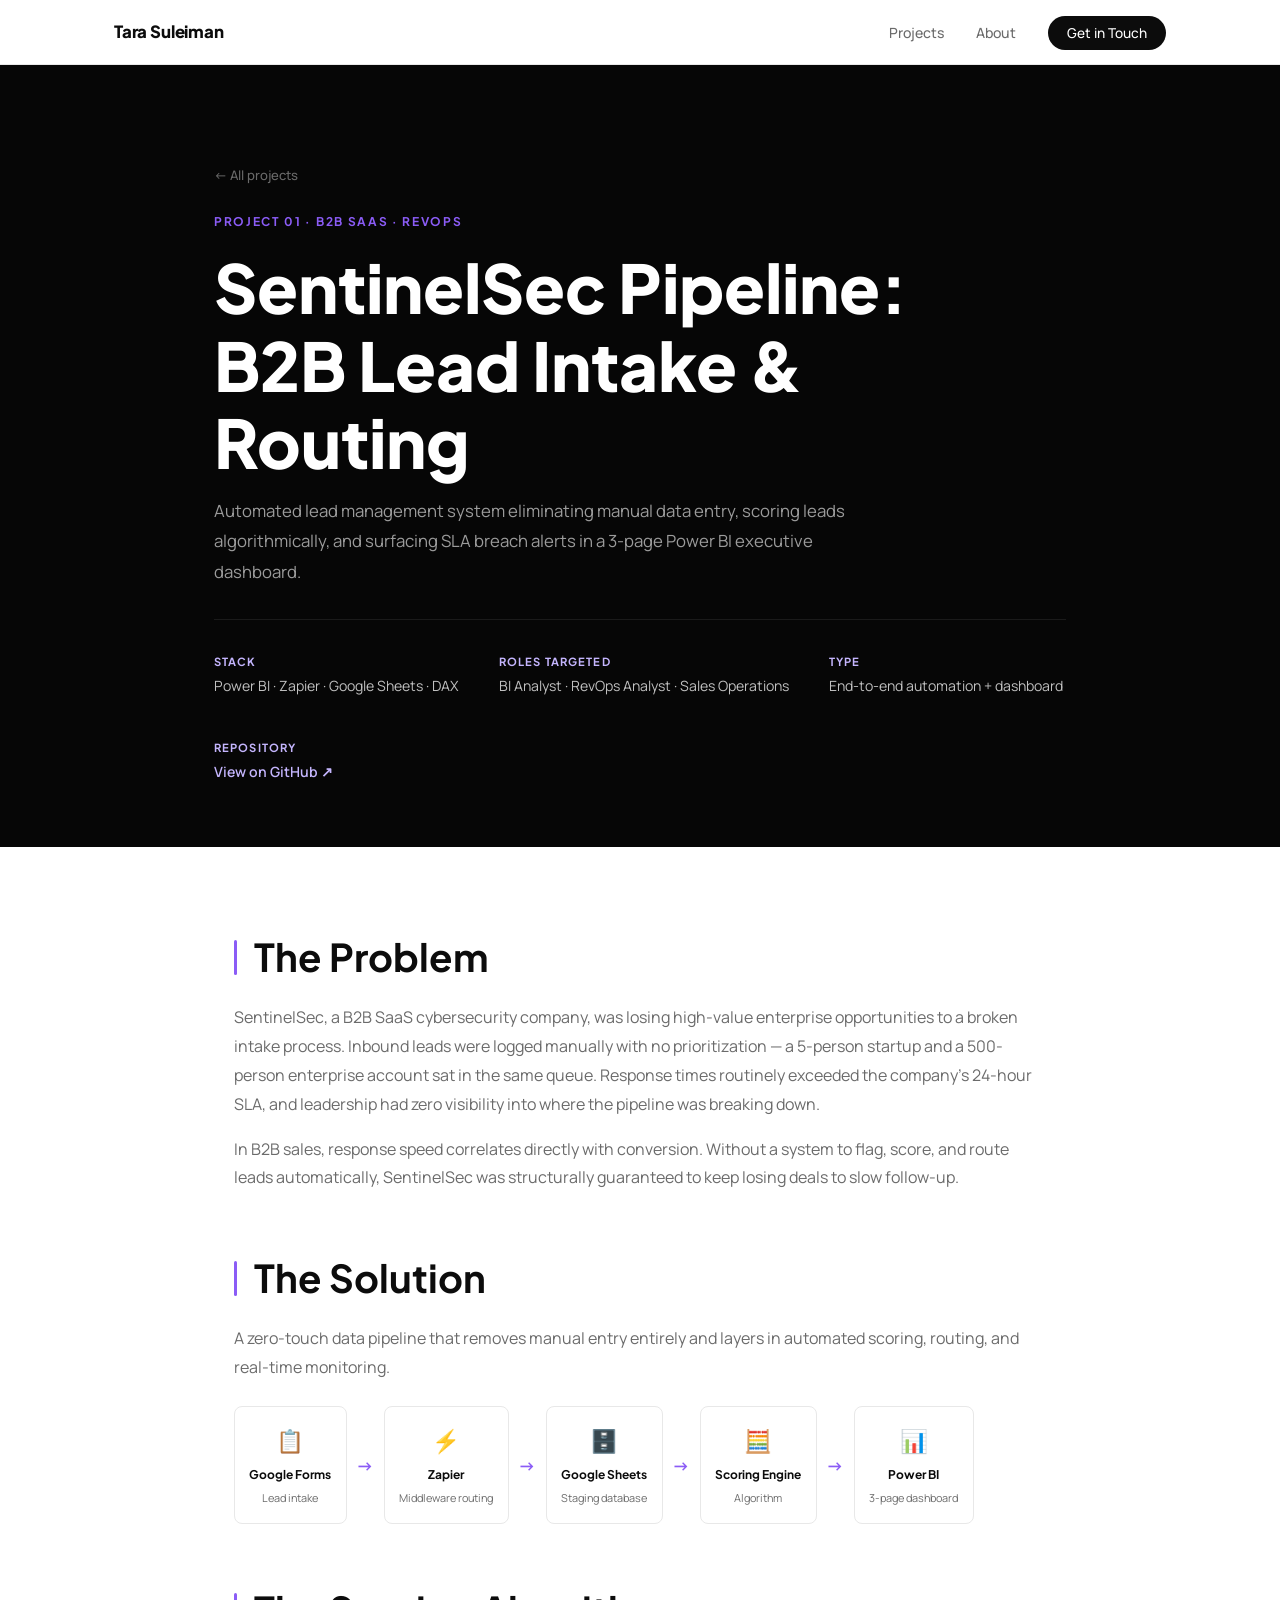
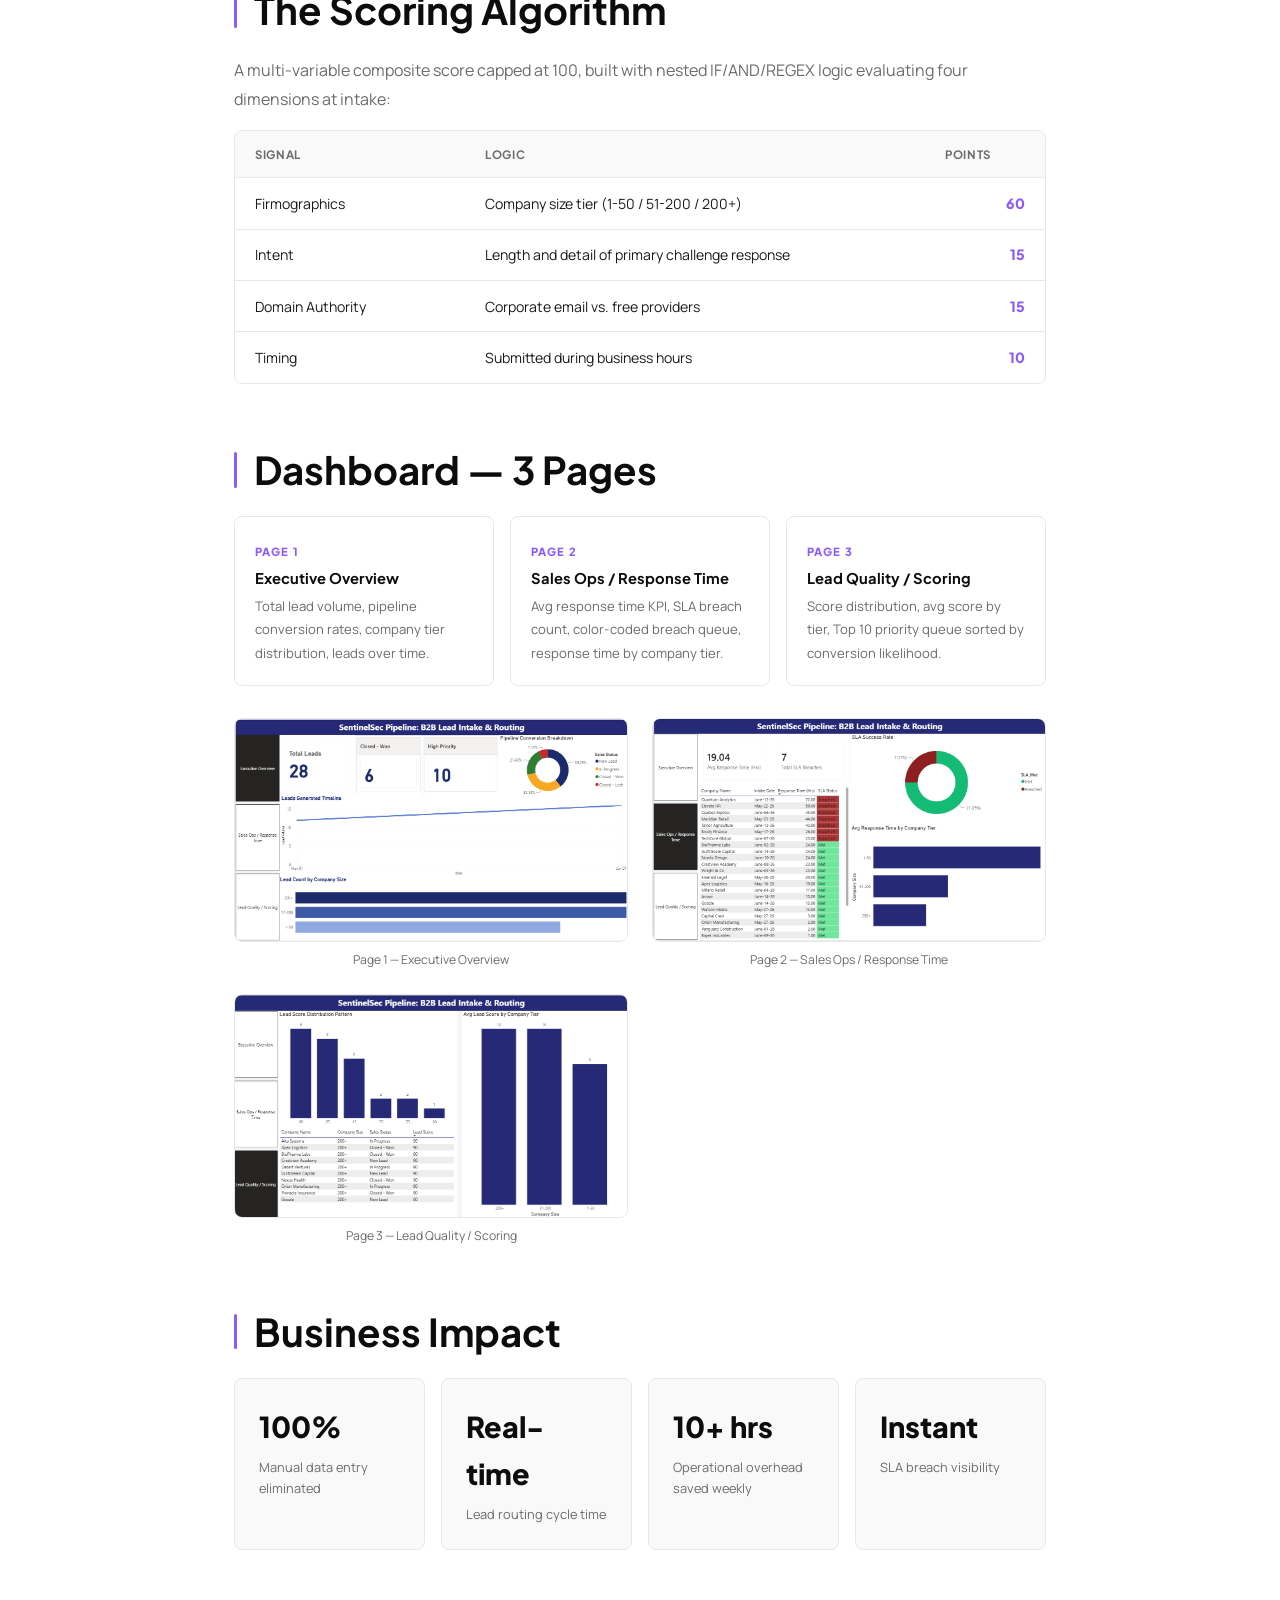
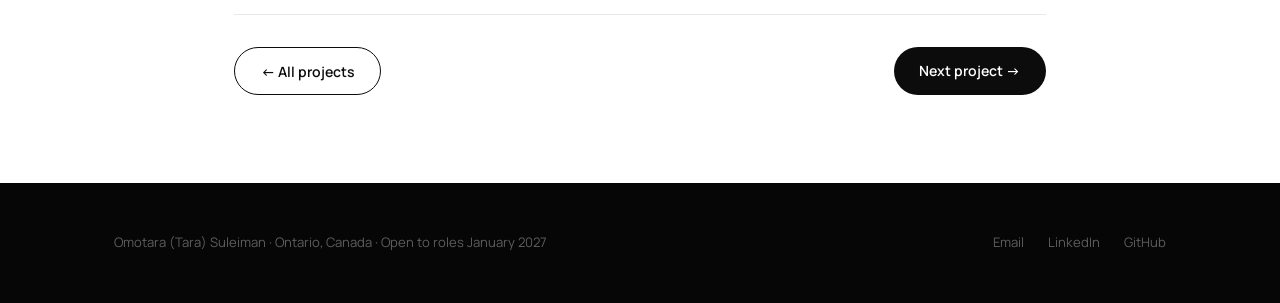
<file: project1.html>
<!DOCTYPE html>
<html lang="en">

<head>
  <meta charset="UTF-8" />
  <meta name="viewport" content="width=device-width, initial-scale=1.0" />
  <title>B2B Lead Management System — Tara Suleiman</title>
  <link rel="stylesheet" href="assets/css/style.css" />
  <link rel="preconnect" href="https://fonts.googleapis.com" />
  <link rel="preconnect" href="https://fonts.gstatic.com" crossorigin />
  <link
    href="https://fonts.googleapis.com/css2?family=Plus+Jakarta+Sans:wght@400;500;600;700;800&family=Manrope:wght@300;400;500;600&display=swap"
    rel="stylesheet" />
</head>

<body>

  <nav class="nav">
    <div class="nav-inner">
      <a href="index.html" class="nav-logo">Tara Suleiman</a>
      <ul class="nav-links">
        <li><a href="index.html#projects">Projects</a></li>
        <li><a href="about.html">About</a></li>
        <li><a href="contact.html" class="nav-cta">Get in Touch</a></li>
      </ul>
      <button class="nav-hamburger" id="hamburger" aria-label="Open menu">
        <span></span><span></span><span></span>
      </button>
    </div>
    <ul class="nav-mobile" id="mobileMenu">
      <li><a href="index.html#projects">Projects</a></li>
      <li><a href="about.html">About</a></li>
      <li><a href="contact.html">Get in Touch</a></li>
    </ul>
  </nav>

  <section class="project-hero">
    <div class="container">
      <a href="index.html#projects" class="back-link">← All projects</a>
      <p class="section-eyebrow">Project 01 · B2B SaaS · RevOps</p>
      <h1>SentinelSec Pipeline:<br>B2B Lead Intake & Routing</h1>
      <p class="project-hero-sub">Automated lead management system eliminating manual data entry, scoring leads
        algorithmically, and surfacing SLA breach alerts in a 3-page Power BI executive dashboard.</p>
      <div class="project-meta">
        <div class="meta-item"><span class="meta-label">Stack</span><span>Power BI · Zapier · Google Sheets · DAX</span>
        </div>
        <div class="meta-item"><span class="meta-label">Roles targeted</span><span>BI Analyst · RevOps Analyst · Sales
            Operations</span></div>
        <div class="meta-item"><span class="meta-label">Type</span><span>End-to-end automation + dashboard</span></div>
        <div class="meta-item"><span class="meta-label">Repository</span>
          <a href="https://github.com/babytara/B2B-Lead-Management-System" target="_blank"
            style="color:var(--purple-lt);font-size:0.88rem;font-weight:600;">
            View on GitHub ↗
          </a>
        </div>
      </div>
    </div>
  </section>

  <section class="section">
    <div class="container project-content">

      <div class="project-section">
        <h2>The Problem</h2>
        <p>SentinelSec, a B2B SaaS cybersecurity company, was losing high-value enterprise opportunities to a broken
          intake process. Inbound leads were logged manually with no prioritization — a 5-person startup and a
          500-person enterprise account sat in the same queue. Response times routinely exceeded the company's 24-hour
          SLA, and leadership had zero visibility into where the pipeline was breaking down.</p>
        <p>In B2B sales, response speed correlates directly with conversion. Without a system to flag, score, and route
          leads automatically, SentinelSec was structurally guaranteed to keep losing deals to slow follow-up.</p>
      </div>

      <div class="project-section">
        <h2>The Solution</h2>
        <p>A zero-touch data pipeline that removes manual entry entirely and layers in automated scoring, routing, and
          real-time monitoring.</p>
        <div class="pipeline-flow">
          <div class="pipeline-step">
            <span class="pipeline-icon">📋</span>
            <span class="pipeline-label">Google Forms</span>
            <span class="pipeline-desc">Lead intake</span>
          </div>
          <span class="pipeline-arrow">→</span>
          <div class="pipeline-step">
            <span class="pipeline-icon">⚡</span>
            <span class="pipeline-label">Zapier</span>
            <span class="pipeline-desc">Middleware routing</span>
          </div>
          <span class="pipeline-arrow">→</span>
          <div class="pipeline-step">
            <span class="pipeline-icon">🗄️</span>
            <span class="pipeline-label">Google Sheets</span>
            <span class="pipeline-desc">Staging database</span>
          </div>
          <span class="pipeline-arrow">→</span>
          <div class="pipeline-step">
            <span class="pipeline-icon">🧮</span>
            <span class="pipeline-label">Scoring Engine</span>
            <span class="pipeline-desc">Algorithm</span>
          </div>
          <span class="pipeline-arrow">→</span>
          <div class="pipeline-step">
            <span class="pipeline-icon">📊</span>
            <span class="pipeline-label">Power BI</span>
            <span class="pipeline-desc">3-page dashboard</span>
          </div>
        </div>
      </div>

      <div class="project-section">
        <h2>The Scoring Algorithm</h2>
        <p>A multi-variable composite score capped at 100, built with nested IF/AND/REGEX logic evaluating four
          dimensions at intake:</p>
        <div class="score-table">
          <div class="score-row header">
            <span>Signal</span><span>Logic</span><span>Points</span>
          </div>
          <div class="score-row">
            <span>Firmographics</span><span>Company size tier (1-50 / 51-200 / 200+)</span><span
              class="score-pts">60</span>
          </div>
          <div class="score-row">
            <span>Intent</span><span>Length and detail of primary challenge response</span><span
              class="score-pts">15</span>
          </div>
          <div class="score-row">
            <span>Domain Authority</span><span>Corporate email vs. free providers</span><span
              class="score-pts">15</span>
          </div>
          <div class="score-row">
            <span>Timing</span><span>Submitted during business hours</span><span class="score-pts">10</span>
          </div>
        </div>
      </div>

      <div class="project-section">
        <h2>Dashboard — 3 Pages</h2>
        <div class="dashboard-pages">
          <div class="dash-page">
            <span class="dash-num">Page 1</span>
            <h4>Executive Overview</h4>
            <p>Total lead volume, pipeline conversion rates, company tier distribution, leads over time.</p>
          </div>
          <div class="dash-page">
            <span class="dash-num">Page 2</span>
            <h4>Sales Ops / Response Time</h4>
            <p>Avg response time KPI, SLA breach count, color-coded breach queue, response time by company tier.</p>
          </div>
          <div class="dash-page">
            <span class="dash-num">Page 3</span>
            <h4>Lead Quality / Scoring</h4>
            <p>Score distribution, avg score by tier, Top 10 priority queue sorted by conversion likelihood.</p>
          </div>
        </div>

        <!-- REPLACE THESE SRC PATHS WITH YOUR ACTUAL SCREENSHOT FILES -->
        <div class="screenshot-grid">
          <figure>
            <img src="assets/images/p1-overview.png" alt="Executive Overview dashboard" />
            <figcaption>Page 1 — Executive Overview</figcaption>
          </figure>
          <figure>
            <img src="assets/images/p1-response.png" alt="Sales Ops Response Time dashboard" />
            <figcaption>Page 2 — Sales Ops / Response Time</figcaption>
          </figure>
          <figure>
            <img src="assets/images/p1-scoring.png" alt="Lead Quality Scoring dashboard" />
            <figcaption>Page 3 — Lead Quality / Scoring</figcaption>
          </figure>
        </div>
      </div>

      <div class="project-section">
        <h2>Business Impact</h2>
        <div class="impact-grid">
          <div class="impact-card">
            <span class="impact-num">100%</span>
            <span class="impact-label">Manual data entry eliminated</span>
          </div>
          <div class="impact-card">
            <span class="impact-num">Real-time</span>
            <span class="impact-label">Lead routing cycle time</span>
          </div>
          <div class="impact-card">
            <span class="impact-num">10+ hrs</span>
            <span class="impact-label">Operational overhead saved weekly</span>
          </div>
          <div class="impact-card">
            <span class="impact-num">Instant</span>
            <span class="impact-label">SLA breach visibility</span>
          </div>
        </div>
      </div>

      <div class="project-nav">
        <a href="index.html#projects" class="btn btn-ghost">← All projects</a>
        <a href="project2.html" class="btn btn-primary">Next project →</a>
      </div>

    </div>
  </section>

  <footer class="footer">
    <div class="container footer-inner">
      <p>Omotara (Tara) Suleiman · Ontario, Canada · Open to roles January 2027</p>
      <div class="footer-links">
        <a href="mailto:omotara.suleiman@gmail.com">Email</a>
        <a href="https://linkedin.com/in/omotarasuleiman" target="_blank">LinkedIn</a>
        <a href="https://github.com/babytara" target="_blank">GitHub</a>
      </div>
    </div>
  </footer>

  <script src="assets/js/main.js"></script>
</body>

</html>
</file>
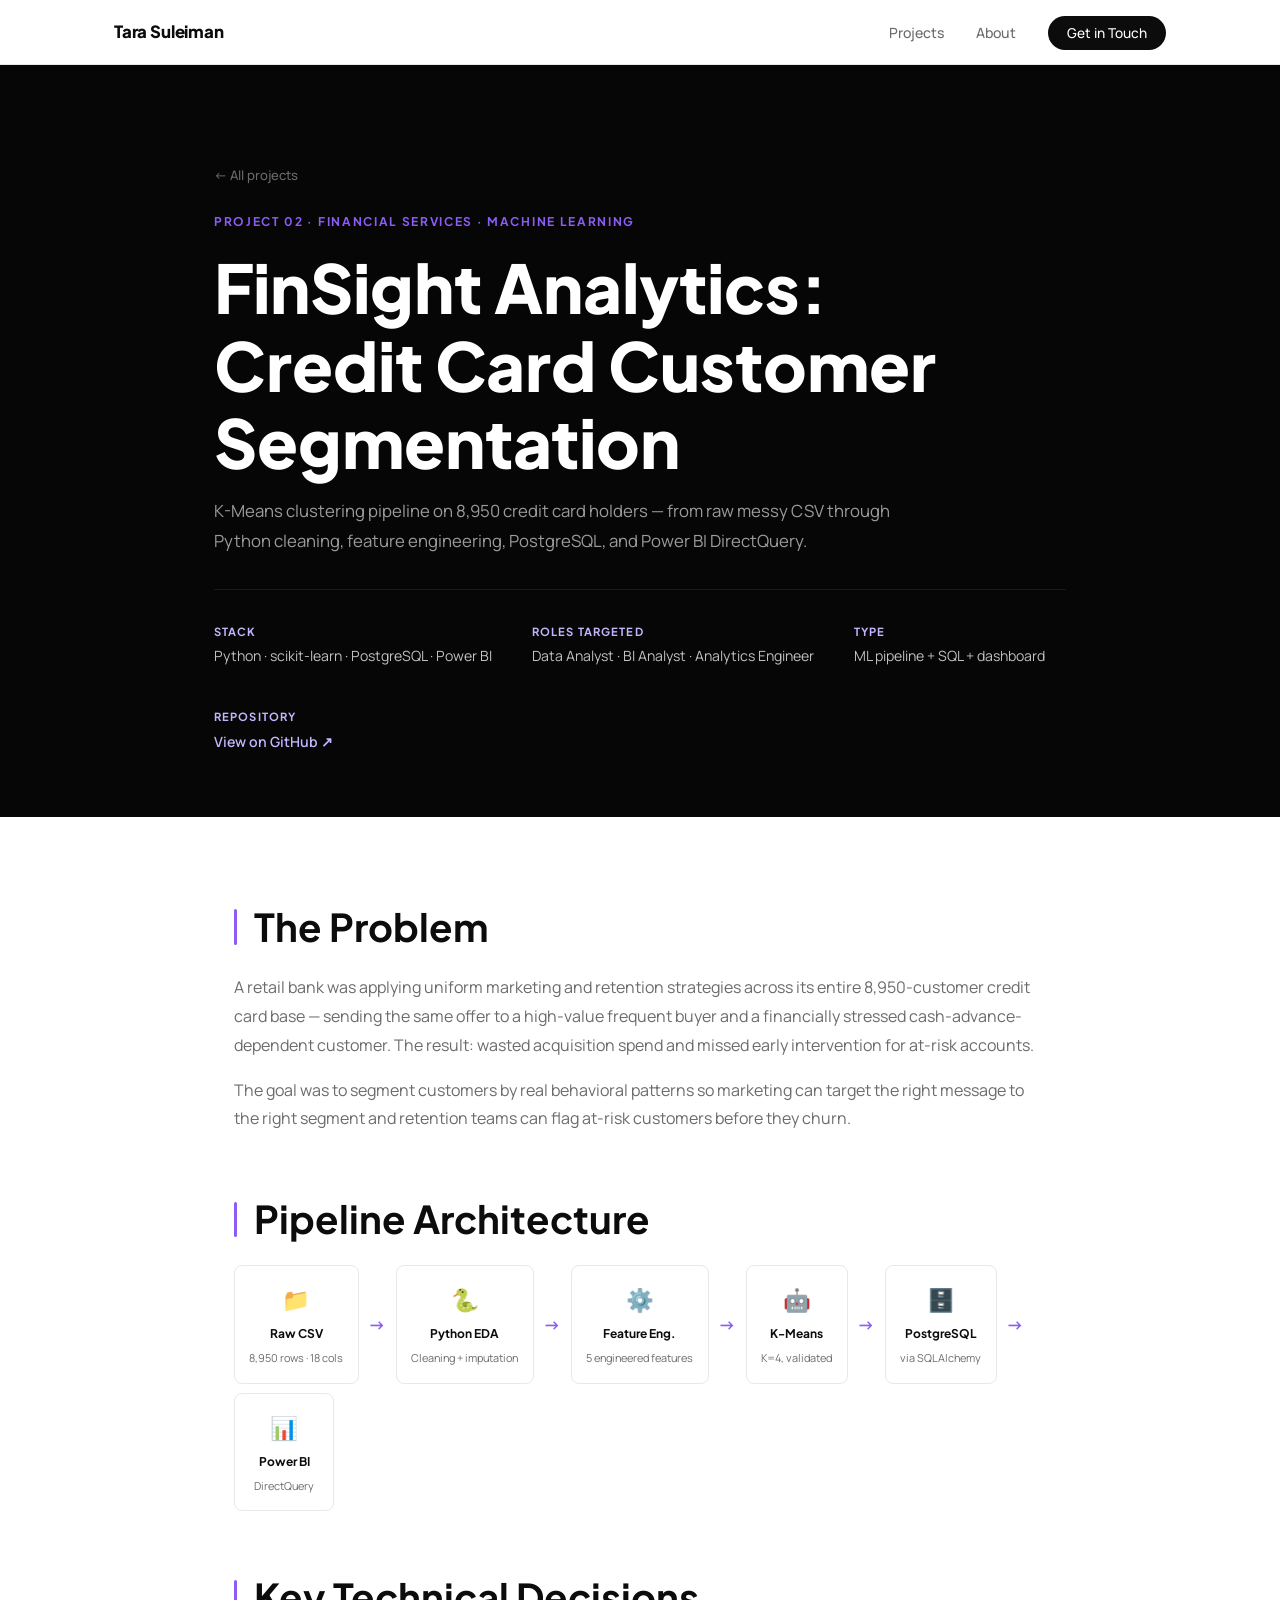
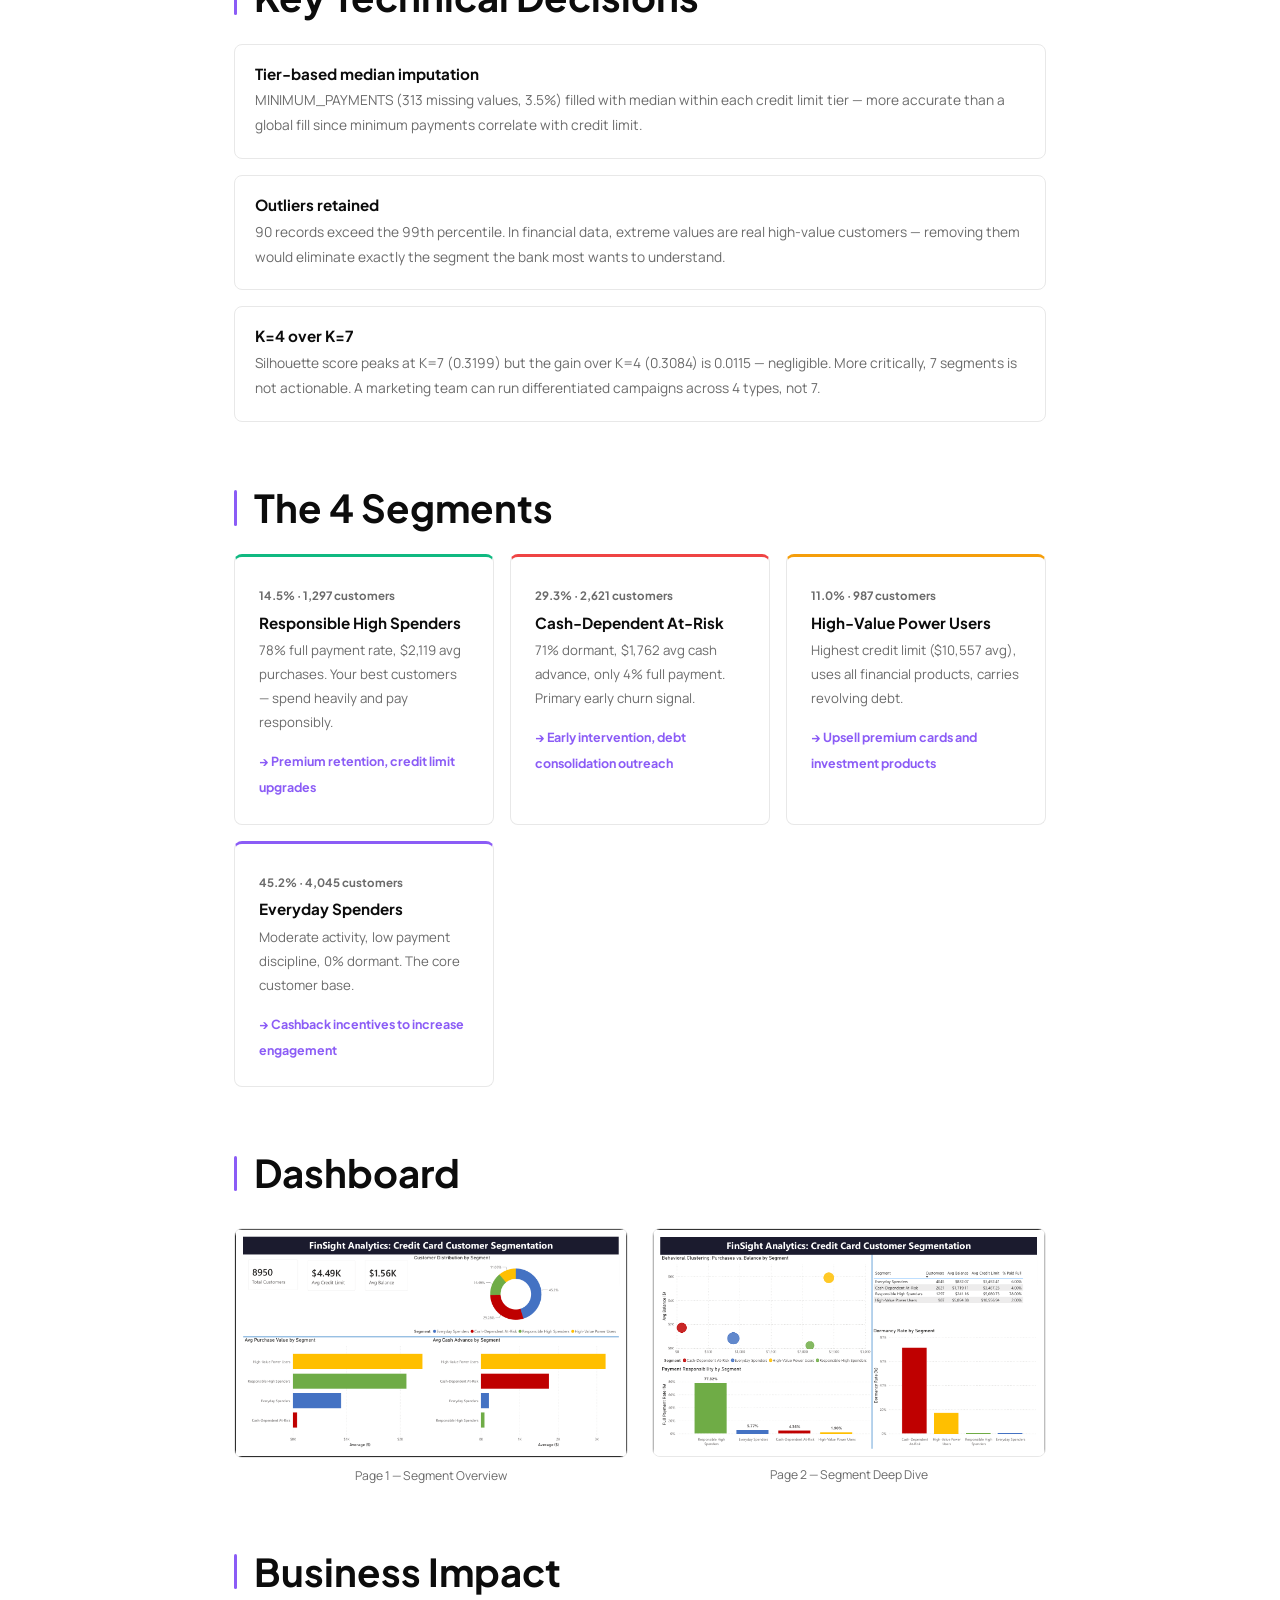
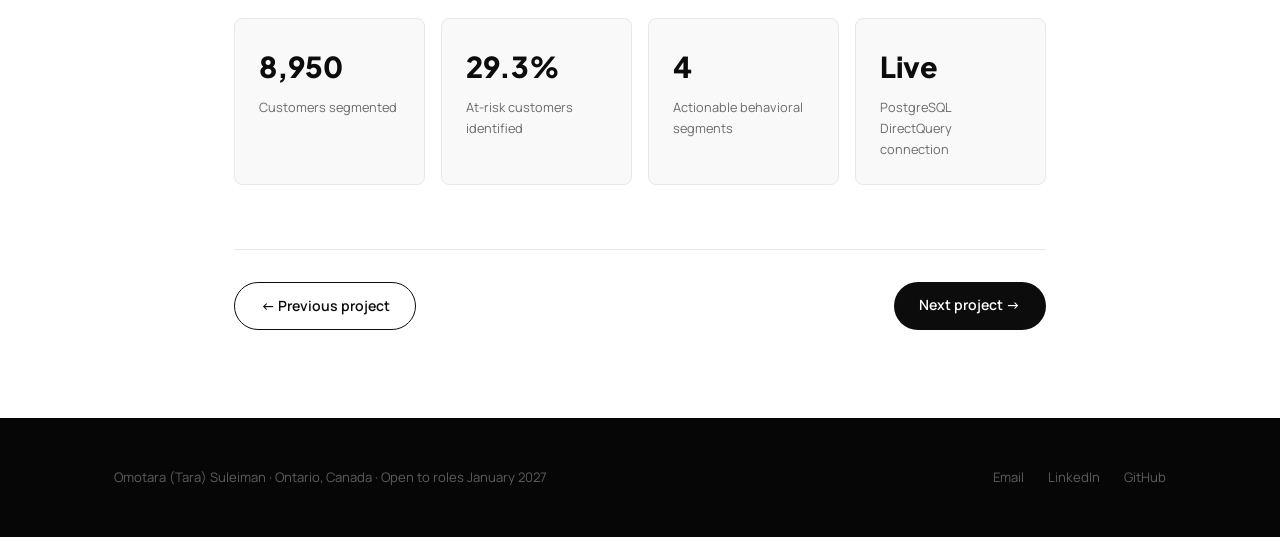
<file: project2.html>
<!DOCTYPE html>
<html lang="en">

<head>
  <meta charset="UTF-8" />
  <meta name="viewport" content="width=device-width, initial-scale=1.0" />
  <title>Credit Card Segmentation — Tara Suleiman</title>
  <link rel="stylesheet" href="assets/css/style.css" />
  <link rel="preconnect" href="https://fonts.googleapis.com" />
  <link rel="preconnect" href="https://fonts.gstatic.com" crossorigin />
  <link
    href="https://fonts.googleapis.com/css2?family=Plus+Jakarta+Sans:wght@400;500;600;700;800&family=Manrope:wght@300;400;500;600&display=swap"
    rel="stylesheet" />
</head>

<body>

  <nav class="nav">
    <div class="nav-inner">
      <a href="index.html" class="nav-logo">Tara Suleiman</a>
      <ul class="nav-links">
        <li><a href="index.html#projects">Projects</a></li>
        <li><a href="about.html">About</a></li>
        <li><a href="contact.html" class="nav-cta">Get in Touch</a></li>
      </ul>
      <button class="nav-hamburger" id="hamburger" aria-label="Open menu">
        <span></span><span></span><span></span>
      </button>
    </div>
    <ul class="nav-mobile" id="mobileMenu">
      <li><a href="index.html#projects">Projects</a></li>
      <li><a href="about.html">About</a></li>
      <li><a href="contact.html">Get in Touch</a></li>
    </ul>
  </nav>

  <section class="project-hero">
    <div class="container">
      <a href="index.html#projects" class="back-link">← All projects</a>
      <p class="section-eyebrow">Project 02 · Financial Services · Machine Learning</p>
      <h1>FinSight Analytics:<br>Credit Card Customer Segmentation</h1>
      <p class="project-hero-sub">K-Means clustering pipeline on 8,950 credit card holders — from raw messy CSV through
        Python cleaning, feature engineering, PostgreSQL, and Power BI DirectQuery.</p>
      <div class="project-meta">
        <div class="meta-item"><span class="meta-label">Stack</span><span>Python · scikit-learn · PostgreSQL · Power
            BI</span></div>
        <div class="meta-item"><span class="meta-label">Roles targeted</span><span>Data Analyst · BI Analyst · Analytics
            Engineer</span></div>
        <div class="meta-item"><span class="meta-label">Type</span><span>ML pipeline + SQL + dashboard</span></div>
        <div class="meta-item"><span class="meta-label">Repository</span>
          <a href="https://github.com/babytara/Credit-Card-Customer-Segmentation" target="_blank"
            style="color:var(--purple-lt);font-size:0.88rem;font-weight:600;">
            View on GitHub ↗
          </a>
        </div>
      </div>
    </div>
  </section>

  <section class="section">
    <div class="container project-content">

      <div class="project-section">
        <h2>The Problem</h2>
        <p>A retail bank was applying uniform marketing and retention strategies across its entire 8,950-customer credit
          card base — sending the same offer to a high-value frequent buyer and a financially stressed
          cash-advance-dependent customer. The result: wasted acquisition spend and missed early intervention for
          at-risk accounts.</p>
        <p>The goal was to segment customers by real behavioral patterns so marketing can target the right message to
          the right segment and retention teams can flag at-risk customers before they churn.</p>
      </div>

      <div class="project-section">
        <h2>Pipeline Architecture</h2>
        <div class="pipeline-flow">
          <div class="pipeline-step">
            <span class="pipeline-icon">📁</span>
            <span class="pipeline-label">Raw CSV</span>
            <span class="pipeline-desc">8,950 rows · 18 cols</span>
          </div>
          <span class="pipeline-arrow">→</span>
          <div class="pipeline-step">
            <span class="pipeline-icon">🐍</span>
            <span class="pipeline-label">Python EDA</span>
            <span class="pipeline-desc">Cleaning + imputation</span>
          </div>
          <span class="pipeline-arrow">→</span>
          <div class="pipeline-step">
            <span class="pipeline-icon">⚙️</span>
            <span class="pipeline-label">Feature Eng.</span>
            <span class="pipeline-desc">5 engineered features</span>
          </div>
          <span class="pipeline-arrow">→</span>
          <div class="pipeline-step">
            <span class="pipeline-icon">🤖</span>
            <span class="pipeline-label">K-Means</span>
            <span class="pipeline-desc">K=4, validated</span>
          </div>
          <span class="pipeline-arrow">→</span>
          <div class="pipeline-step">
            <span class="pipeline-icon">🗄️</span>
            <span class="pipeline-label">PostgreSQL</span>
            <span class="pipeline-desc">via SQLAlchemy</span>
          </div>
          <span class="pipeline-arrow">→</span>
          <div class="pipeline-step">
            <span class="pipeline-icon">📊</span>
            <span class="pipeline-label">Power BI</span>
            <span class="pipeline-desc">DirectQuery</span>
          </div>
        </div>
      </div>

      <div class="project-section">
        <h2>Key Technical Decisions</h2>
        <div class="decision-list">
          <div class="decision">
            <h4>Tier-based median imputation</h4>
            <p>MINIMUM_PAYMENTS (313 missing values, 3.5%) filled with median within each credit limit tier — more
              accurate than a global fill since minimum payments correlate with credit limit.</p>
          </div>
          <div class="decision">
            <h4>Outliers retained</h4>
            <p>90 records exceed the 99th percentile. In financial data, extreme values are real high-value customers —
              removing them would eliminate exactly the segment the bank most wants to understand.</p>
          </div>
          <div class="decision">
            <h4>K=4 over K=7</h4>
            <p>Silhouette score peaks at K=7 (0.3199) but the gain over K=4 (0.3084) is 0.0115 — negligible. More
              critically, 7 segments is not actionable. A marketing team can run differentiated campaigns across 4
              types, not 7.</p>
          </div>
        </div>
      </div>

      <div class="project-section">
        <h2>The 4 Segments</h2>
        <div class="segment-grid">
          <div class="segment-card seg-green">
            <span class="seg-size">14.5% · 1,297 customers</span>
            <h4>Responsible High Spenders</h4>
            <p>78% full payment rate, $2,119 avg purchases. Your best customers — spend heavily and pay responsibly.</p>
            <span class="seg-action">→ Premium retention, credit limit upgrades</span>
          </div>
          <div class="segment-card seg-red">
            <span class="seg-size">29.3% · 2,621 customers</span>
            <h4>Cash-Dependent At-Risk</h4>
            <p>71% dormant, $1,762 avg cash advance, only 4% full payment. Primary early churn signal.</p>
            <span class="seg-action">→ Early intervention, debt consolidation outreach</span>
          </div>
          <div class="segment-card seg-gold">
            <span class="seg-size">11.0% · 987 customers</span>
            <h4>High-Value Power Users</h4>
            <p>Highest credit limit ($10,557 avg), uses all financial products, carries revolving debt.</p>
            <span class="seg-action">→ Upsell premium cards and investment products</span>
          </div>
          <div class="segment-card seg-blue">
            <span class="seg-size">45.2% · 4,045 customers</span>
            <h4>Everyday Spenders</h4>
            <p>Moderate activity, low payment discipline, 0% dormant. The core customer base.</p>
            <span class="seg-action">→ Cashback incentives to increase engagement</span>
          </div>
        </div>
      </div>

      <div class="project-section">
        <h2>Dashboard</h2>
        <div class="screenshot-grid">
          <figure>
            <img src="assets/images/p2-overview.png" alt="Segment Overview dashboard" />
            <figcaption>Page 1 — Segment Overview</figcaption>
          </figure>
          <figure>
            <img src="assets/images/p2-deep-dive.png" alt="Segment Deep Dive dashboard" />
            <figcaption>Page 2 — Segment Deep Dive</figcaption>
          </figure>
        </div>
      </div>

      <div class="project-section">
        <h2>Business Impact</h2>
        <div class="impact-grid">
          <div class="impact-card">
            <span class="impact-num">8,950</span>
            <span class="impact-label">Customers segmented</span>
          </div>
          <div class="impact-card">
            <span class="impact-num">29.3%</span>
            <span class="impact-label">At-risk customers identified</span>
          </div>
          <div class="impact-card">
            <span class="impact-num">4</span>
            <span class="impact-label">Actionable behavioral segments</span>
          </div>
          <div class="impact-card">
            <span class="impact-num">Live</span>
            <span class="impact-label">PostgreSQL DirectQuery connection</span>
          </div>
        </div>
      </div>

      <div class="project-nav">
        <a href="project1.html" class="btn btn-ghost">← Previous project</a>
        <a href="project3.html" class="btn btn-primary">Next project →</a>
      </div>

    </div>
  </section>

  <footer class="footer">
    <div class="container footer-inner">
      <p>Omotara (Tara) Suleiman · Ontario, Canada · Open to roles January 2027</p>
      <div class="footer-links">
        <a href="mailto:omotara.suleiman@gmail.com">Email</a>
        <a href="https://linkedin.com/in/omotarasuleiman" target="_blank">LinkedIn</a>
        <a href="https://github.com/babytara" target="_blank">GitHub</a>
      </div>
    </div>
  </footer>
  <script src="assets/js/main.js"></script>
</body>

</html>
</file>
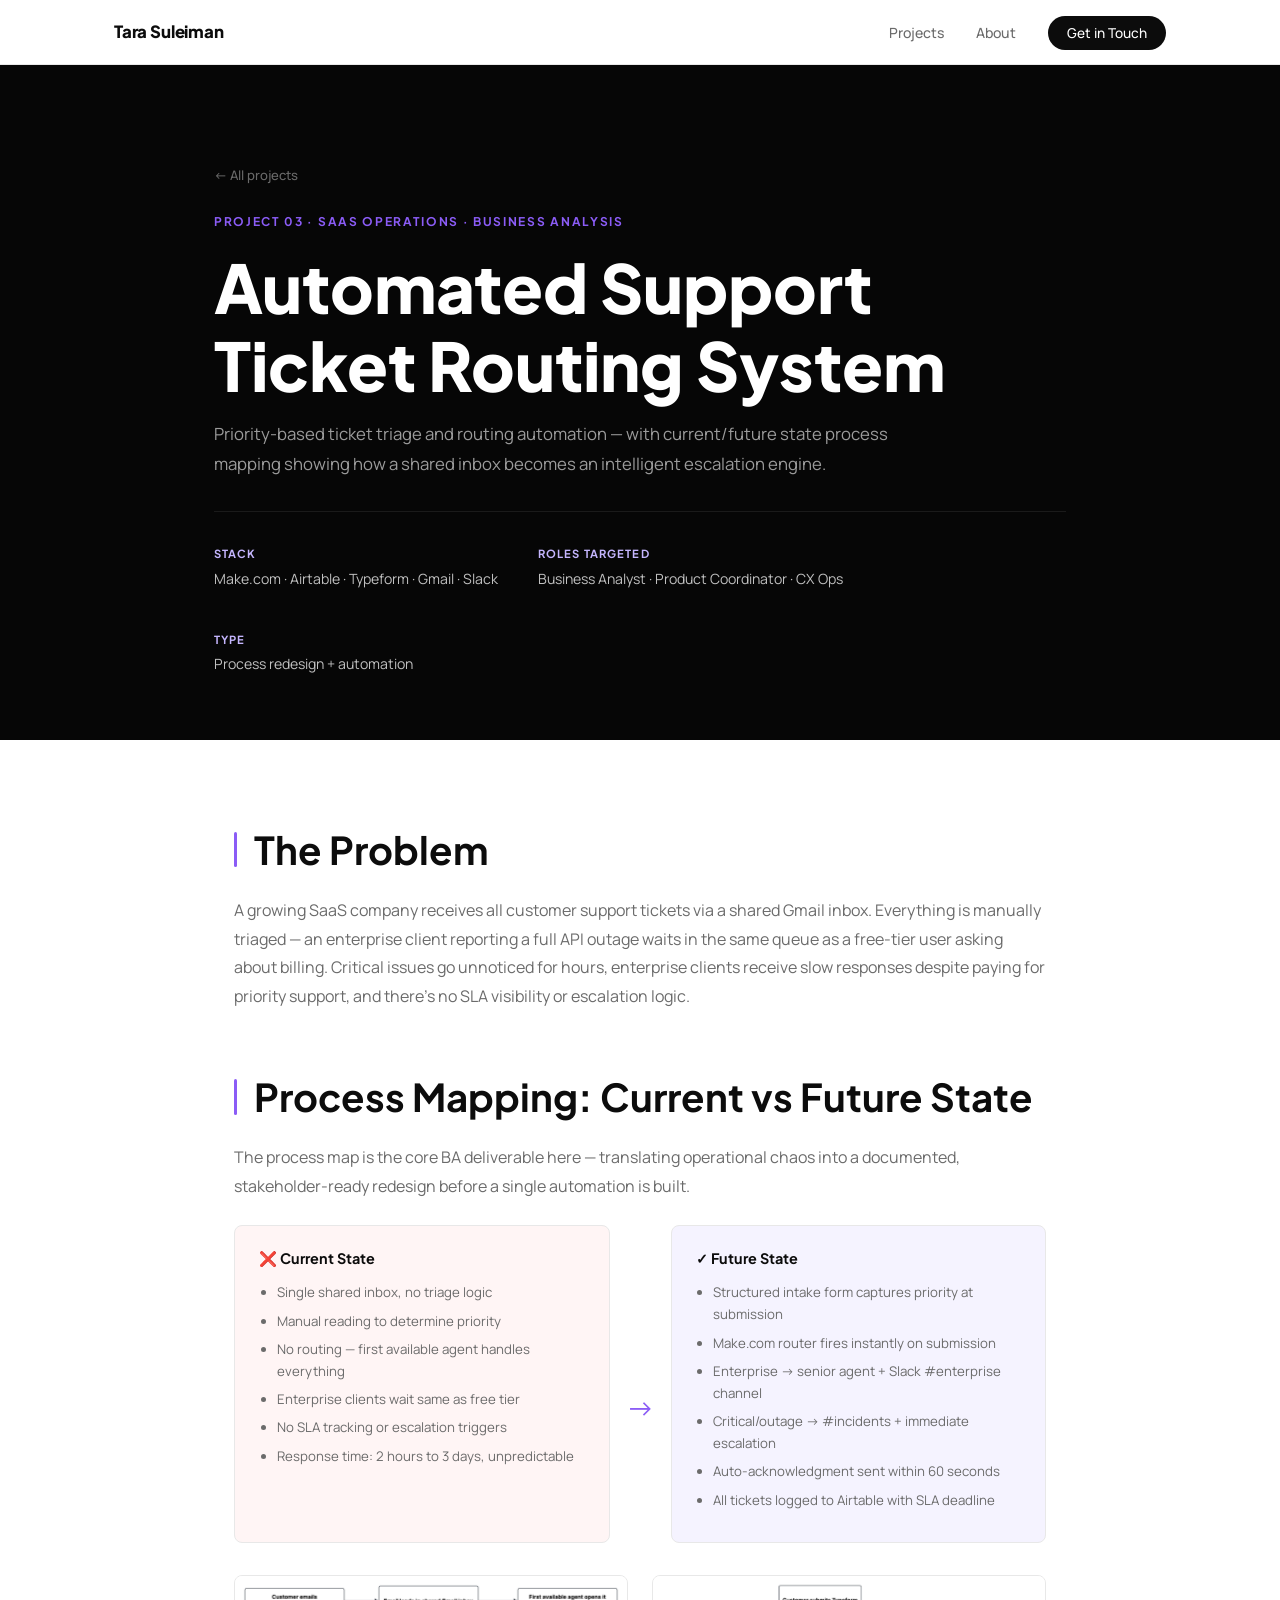
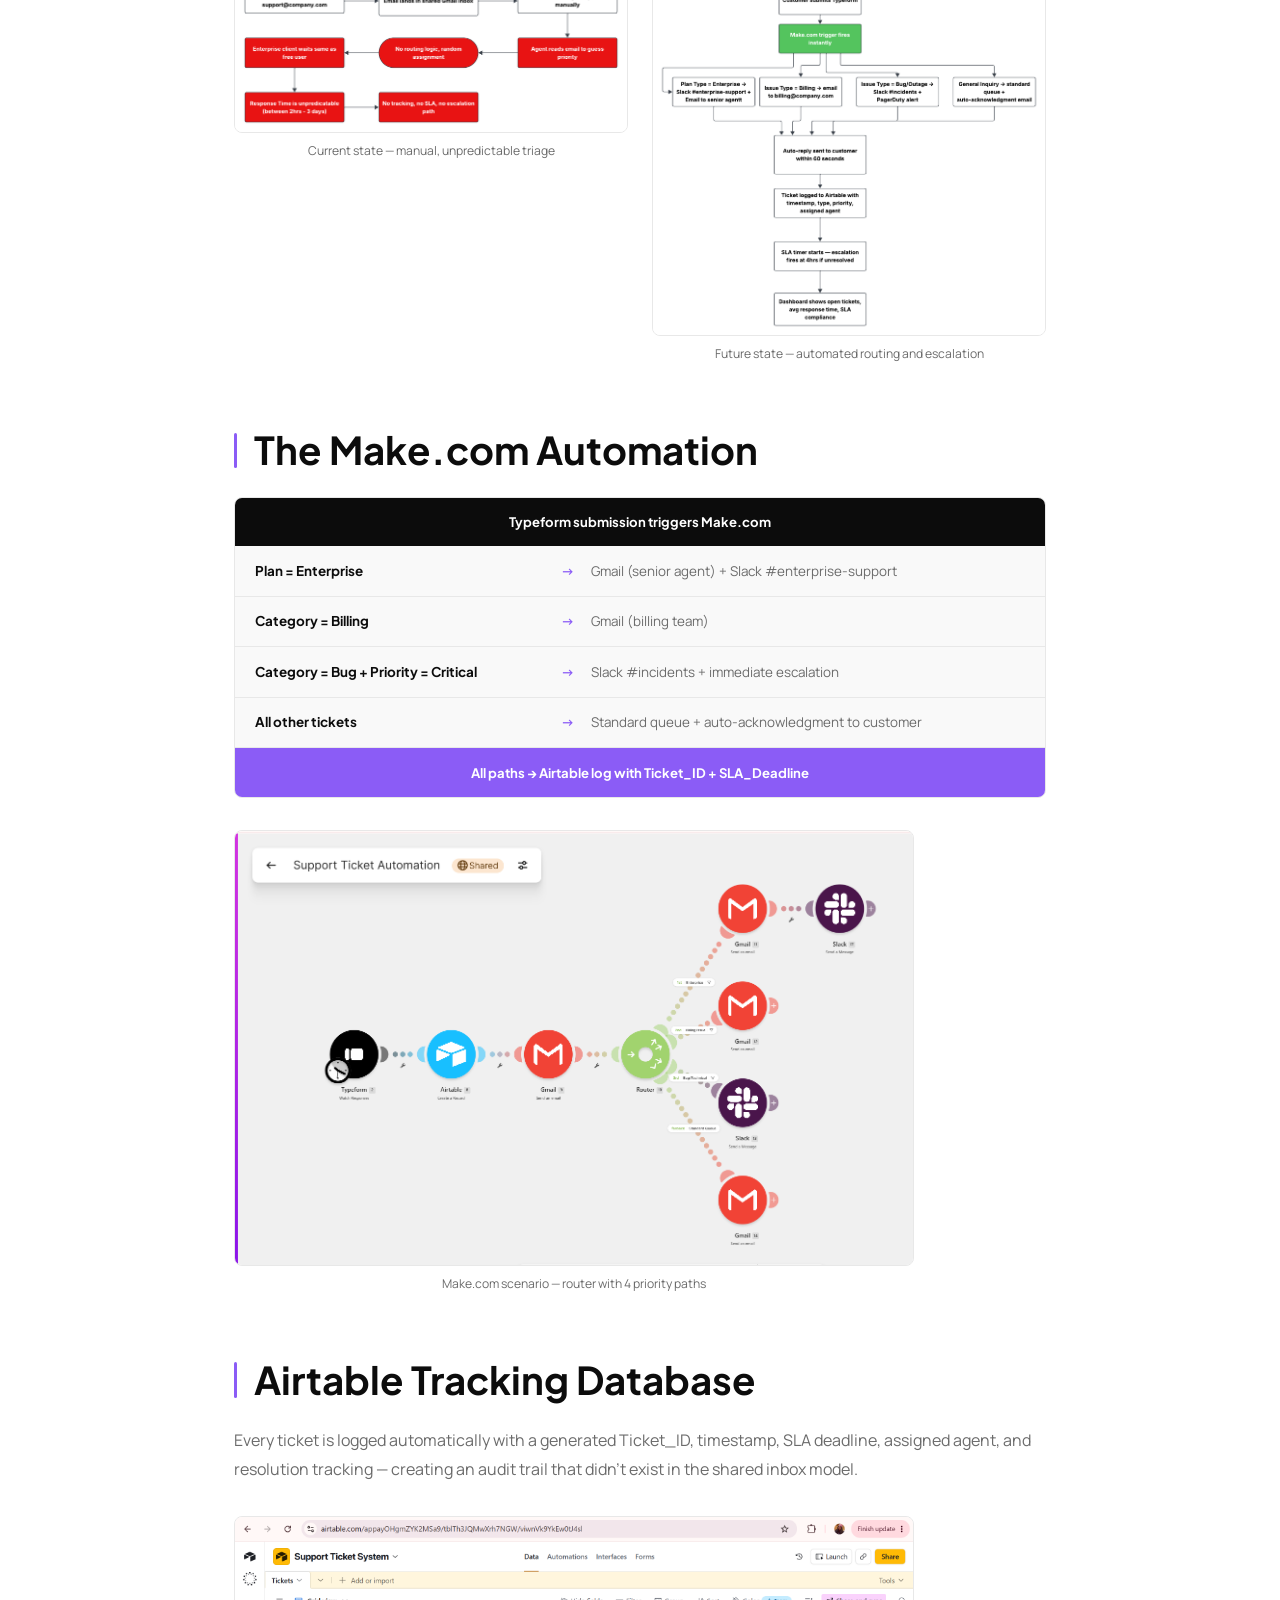
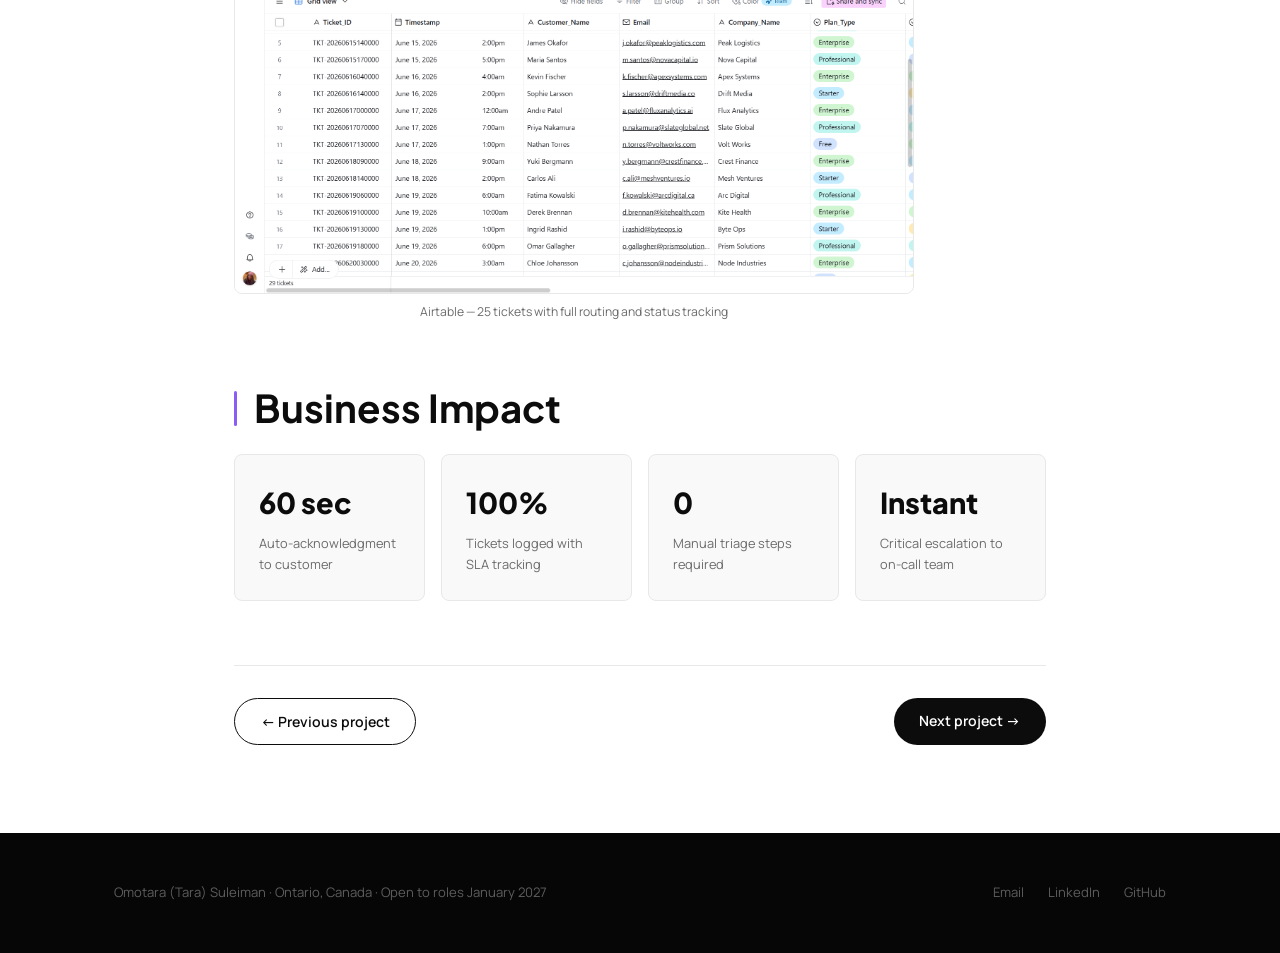
<file: project3.html>
<!DOCTYPE html>
<html lang="en">

<head>
  <meta charset="UTF-8" />
  <meta name="viewport" content="width=device-width, initial-scale=1.0" />
  <title>Support Ticket Routing — Tara Suleiman</title>
  <link rel="stylesheet" href="assets/css/style.css" />
  <link rel="preconnect" href="https://fonts.googleapis.com" />
  <link rel="preconnect" href="https://fonts.gstatic.com" crossorigin />
  <link
    href="https://fonts.googleapis.com/css2?family=Plus+Jakarta+Sans:wght@400;500;600;700;800&family=Manrope:wght@300;400;500;600&display=swap"
    rel="stylesheet" />
</head>

<body>

  <nav class="nav">
    <div class="nav-inner">
      <a href="index.html" class="nav-logo">Tara Suleiman</a>
      <ul class="nav-links">
        <li><a href="index.html#projects">Projects</a></li>
        <li><a href="about.html">About</a></li>
        <li><a href="contact.html" class="nav-cta">Get in Touch</a></li>
      </ul>
      <button class="nav-hamburger" id="hamburger" aria-label="Open menu">
        <span></span><span></span><span></span>
      </button>
    </div>
    <ul class="nav-mobile" id="mobileMenu">
      <li><a href="index.html#projects">Projects</a></li>
      <li><a href="about.html">About</a></li>
      <li><a href="contact.html">Get in Touch</a></li>
    </ul>
  </nav>

  <section class="project-hero">
    <div class="container">
      <a href="index.html#projects" class="back-link">← All projects</a>
      <p class="section-eyebrow">Project 03 · SaaS Operations · Business Analysis</p>
      <h1>Automated Support<br>Ticket Routing System</h1>
      <p class="project-hero-sub">Priority-based ticket triage and routing automation — with current/future state
        process mapping showing how a shared inbox becomes an intelligent escalation engine.</p>
      <div class="project-meta">
        <div class="meta-item"><span class="meta-label">Stack</span><span>Make.com · Airtable · Typeform · Gmail ·
            Slack</span></div>
        <div class="meta-item"><span class="meta-label">Roles targeted</span><span>Business Analyst · Product
            Coordinator · CX Ops</span></div>
        <div class="meta-item"><span class="meta-label">Type</span><span>Process redesign + automation</span></div>
      </div>
    </div>
  </section>

  <section class="section">
    <div class="container project-content">

      <div class="project-section">
        <h2>The Problem</h2>
        <p>A growing SaaS company receives all customer support tickets via a shared Gmail inbox. Everything is manually
          triaged — an enterprise client reporting a full API outage waits in the same queue as a free-tier user asking
          about billing. Critical issues go unnoticed for hours, enterprise clients receive slow responses despite
          paying for priority support, and there's no SLA visibility or escalation logic.</p>
      </div>

      <div class="project-section">
        <h2>Process Mapping: Current vs Future State</h2>
        <p>The process map is the core BA deliverable here — translating operational chaos into a documented,
          stakeholder-ready redesign before a single automation is built.</p>
        <div class="state-comparison">
          <div class="state-box state-current">
            <h4>❌ Current State</h4>
            <ul>
              <li>Single shared inbox, no triage logic</li>
              <li>Manual reading to determine priority</li>
              <li>No routing — first available agent handles everything</li>
              <li>Enterprise clients wait same as free tier</li>
              <li>No SLA tracking or escalation triggers</li>
              <li>Response time: 2 hours to 3 days, unpredictable</li>
            </ul>
          </div>
          <div class="state-arrow">→</div>
          <div class="state-box state-future">
            <h4>✓ Future State</h4>
            <ul>
              <li>Structured intake form captures priority at submission</li>
              <li>Make.com router fires instantly on submission</li>
              <li>Enterprise → senior agent + Slack #enterprise channel</li>
              <li>Critical/outage → #incidents + immediate escalation</li>
              <li>Auto-acknowledgment sent within 60 seconds</li>
              <li>All tickets logged to Airtable with SLA deadline</li>
            </ul>
          </div>
        </div>

        <!-- Replace with your Lucidchart diagram screenshots -->
        <div class="screenshot-grid">
          <figure>
            <img src="assets/images/p3-current-state.png" alt="Current state process diagram" />
            <figcaption>Current state — manual, unpredictable triage</figcaption>
          </figure>
          <figure>
            <img src="assets/images/p3-future-state.png" alt="Future state process diagram" />
            <figcaption>Future state — automated routing and escalation</figcaption>
          </figure>
        </div>
      </div>

      <div class="project-section">
        <h2>The Make.com Automation</h2>
        <div class="router-paths">
          <div class="router-header">
            <span>Typeform submission triggers Make.com</span>
          </div>
          <div class="router-path path-enterprise">
            <span class="path-condition">Plan = Enterprise</span>
            <span class="path-arrow">→</span>
            <span class="path-action">Gmail (senior agent) + Slack #enterprise-support</span>
          </div>
          <div class="router-path path-billing">
            <span class="path-condition">Category = Billing</span>
            <span class="path-arrow">→</span>
            <span class="path-action">Gmail (billing team)</span>
          </div>
          <div class="router-path path-critical">
            <span class="path-condition">Category = Bug + Priority = Critical</span>
            <span class="path-arrow">→</span>
            <span class="path-action">Slack #incidents + immediate escalation</span>
          </div>
          <div class="router-path path-standard">
            <span class="path-condition">All other tickets</span>
            <span class="path-arrow">→</span>
            <span class="path-action">Standard queue + auto-acknowledgment to customer</span>
          </div>
          <div class="router-footer">
            <span>All paths → Airtable log with Ticket_ID + SLA_Deadline</span>
          </div>
        </div>

        <div class="screenshot-grid single">
          <figure>
            <img src="assets/images/p3-makecom.png" alt="Make.com scenario screenshot" />
            <figcaption>Make.com scenario — router with 4 priority paths</figcaption>
          </figure>
        </div>
      </div>

      <div class="project-section">
        <h2>Airtable Tracking Database</h2>
        <p>Every ticket is logged automatically with a generated Ticket_ID, timestamp, SLA deadline, assigned agent, and
          resolution tracking — creating an audit trail that didn't exist in the shared inbox model.</p>
        <div class="screenshot-grid single">
          <figure>
            <img src="assets/images/p3-airtable.png" alt="Airtable database screenshot" />
            <figcaption>Airtable — 25 tickets with full routing and status tracking</figcaption>
          </figure>
        </div>
      </div>

      <div class="project-section">
        <h2>Business Impact</h2>
        <div class="impact-grid">
          <div class="impact-card">
            <span class="impact-num">60 sec</span>
            <span class="impact-label">Auto-acknowledgment to customer</span>
          </div>
          <div class="impact-card">
            <span class="impact-num">100%</span>
            <span class="impact-label">Tickets logged with SLA tracking</span>
          </div>
          <div class="impact-card">
            <span class="impact-num">0</span>
            <span class="impact-label">Manual triage steps required</span>
          </div>
          <div class="impact-card">
            <span class="impact-num">Instant</span>
            <span class="impact-label">Critical escalation to on-call team</span>
          </div>
        </div>
      </div>

      <div class="project-nav">
        <a href="project2.html" class="btn btn-ghost">← Previous project</a>
        <a href="project4.html" class="btn btn-primary">Next project →</a>
      </div>

    </div>
  </section>

  <footer class="footer">
    <div class="container footer-inner">
      <p>Omotara (Tara) Suleiman · Ontario, Canada · Open to roles January 2027</p>
      <div class="footer-links">
        <a href="mailto:omotara.suleiman@gmail.com">Email</a>
        <a href="https://linkedin.com/in/omotarasuleiman" target="_blank">LinkedIn</a>
        <a href="https://github.com/babytara" target="_blank">GitHub</a>
      </div>
    </div>
  </footer>
  <script src="assets/js/main.js"></script>
</body>

</html>
</file>
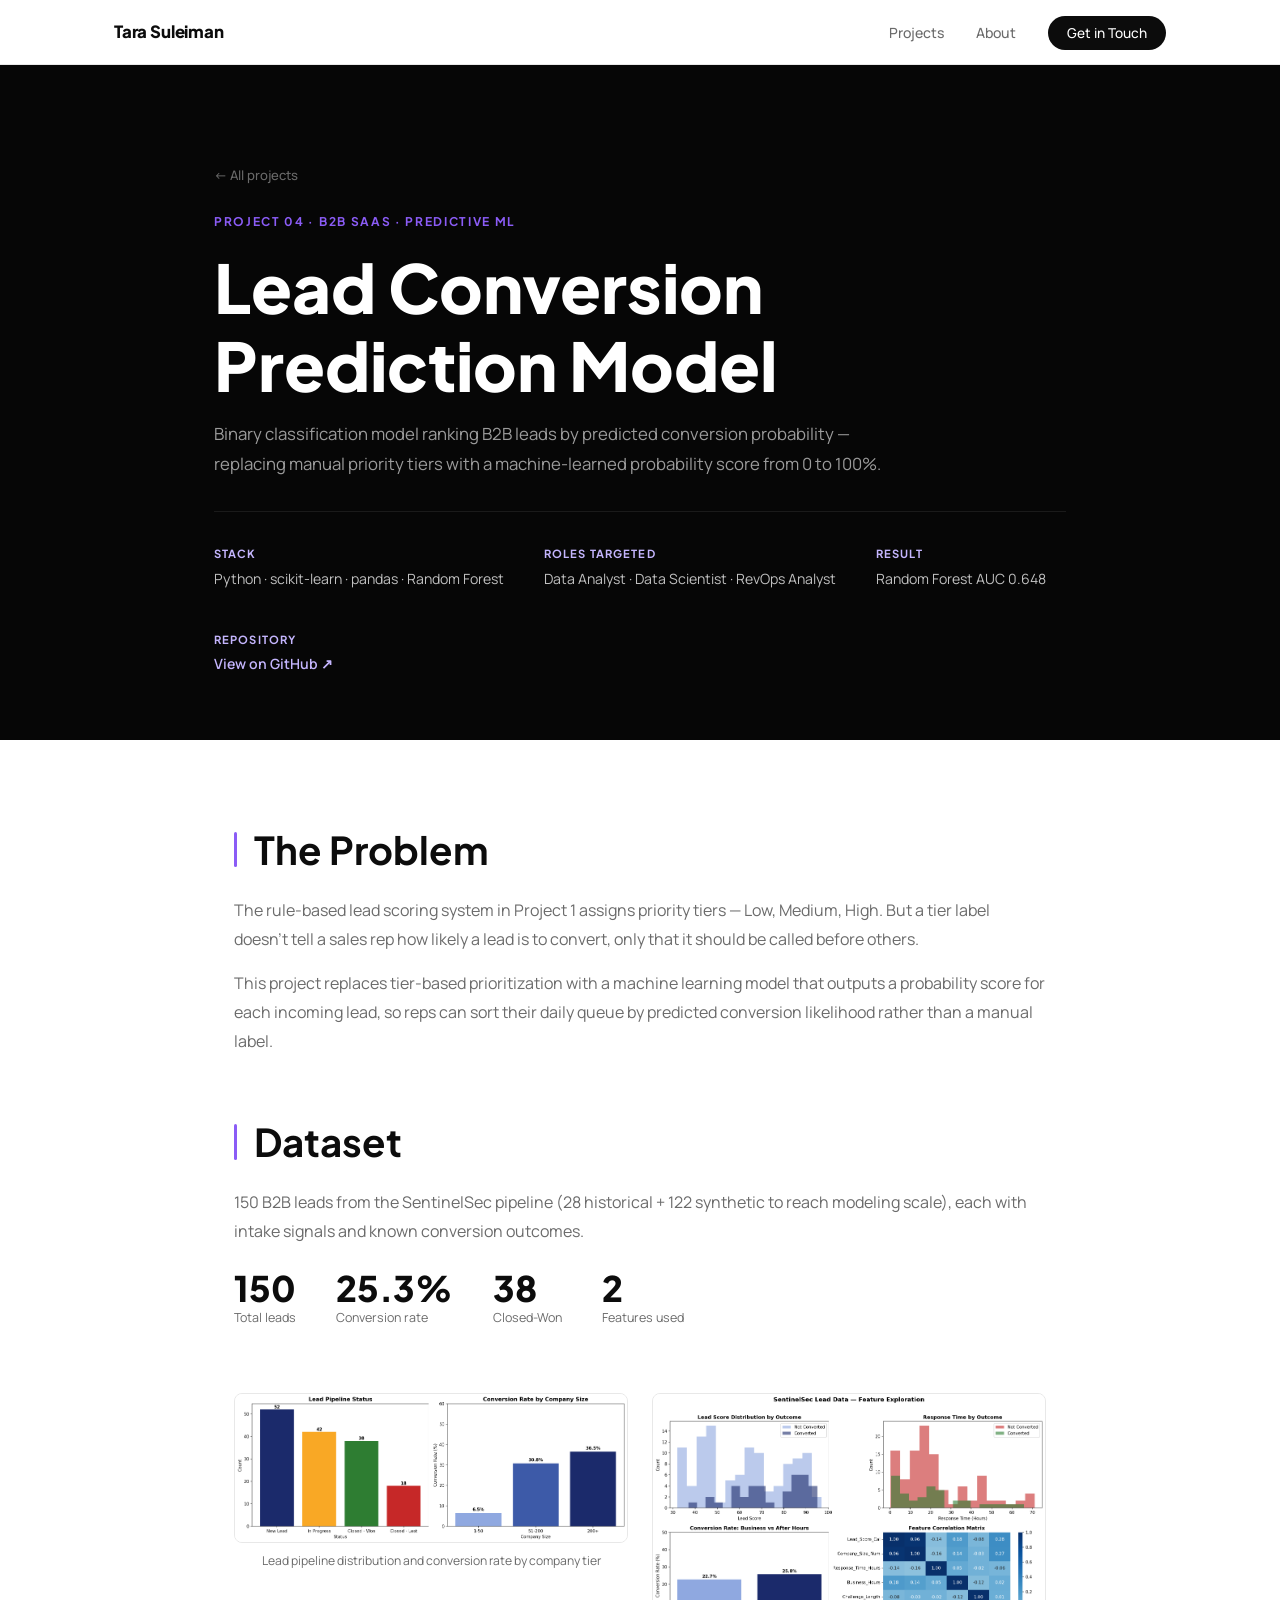
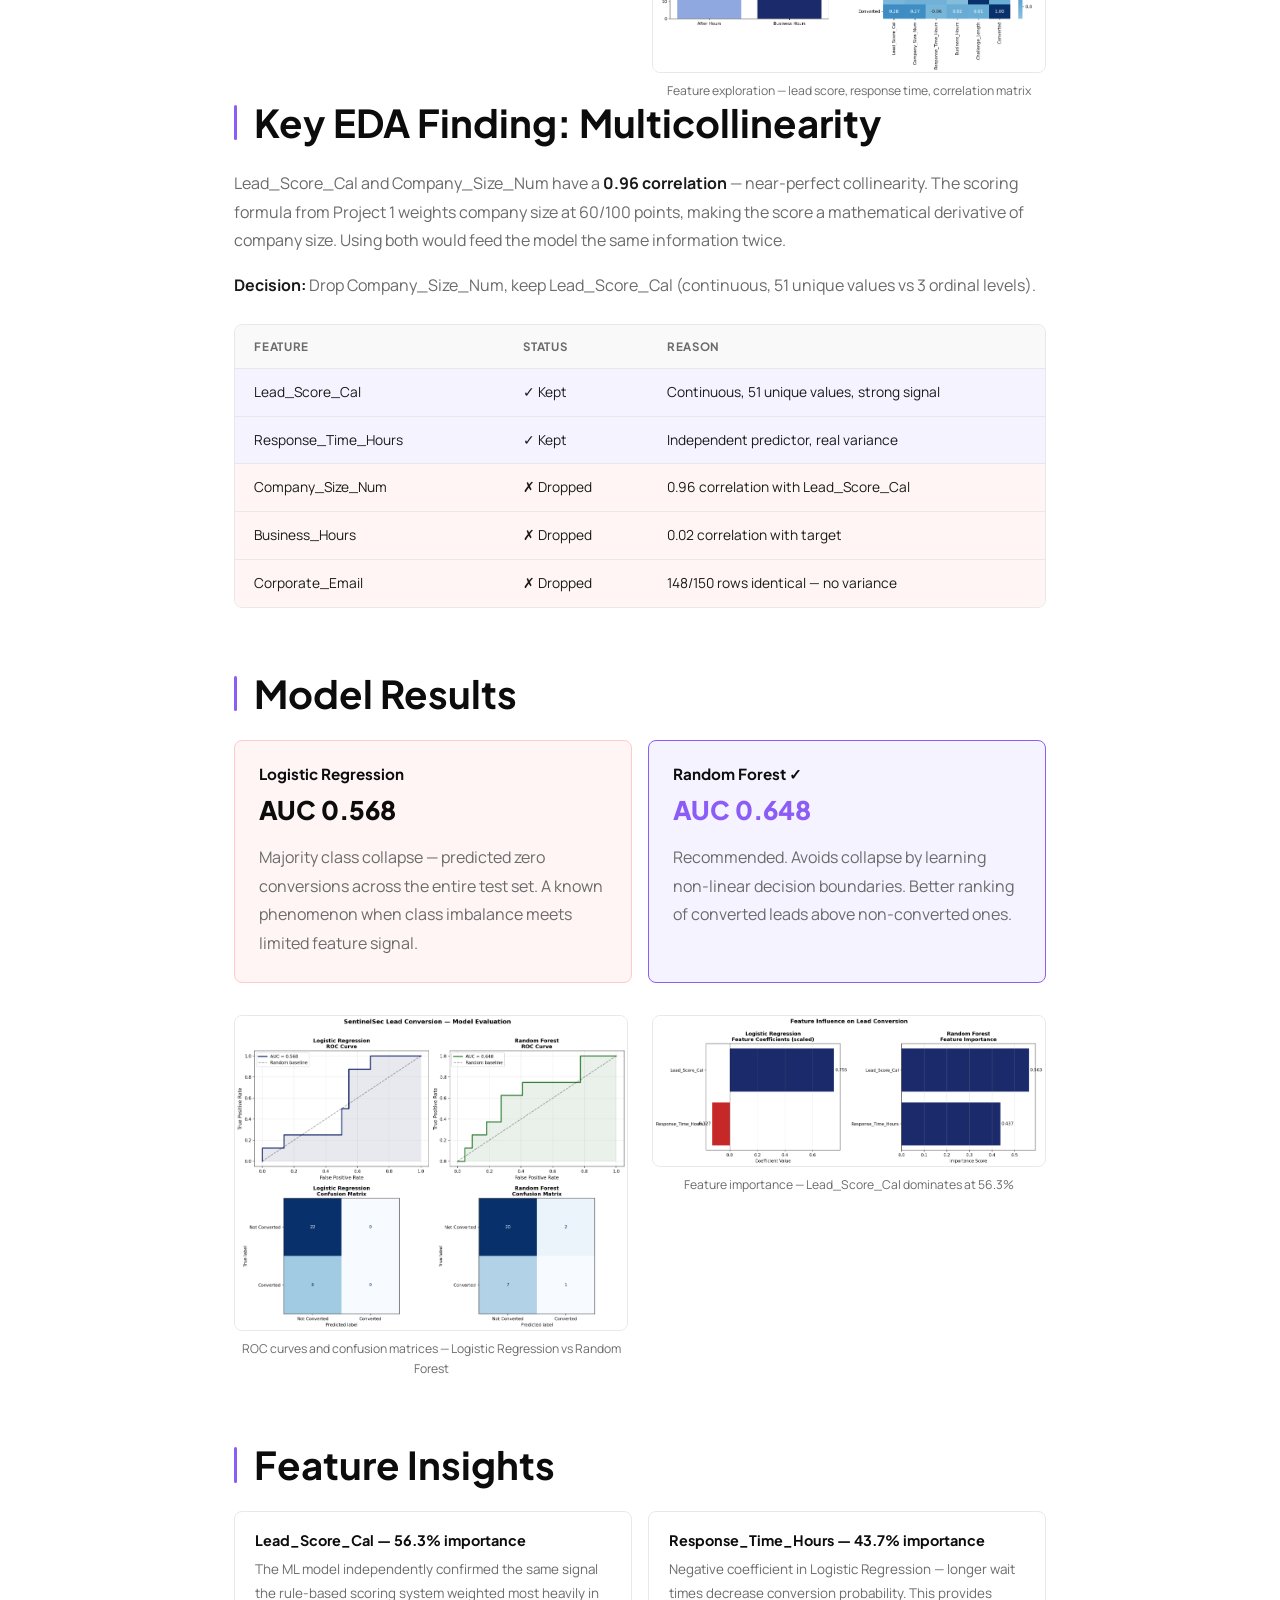
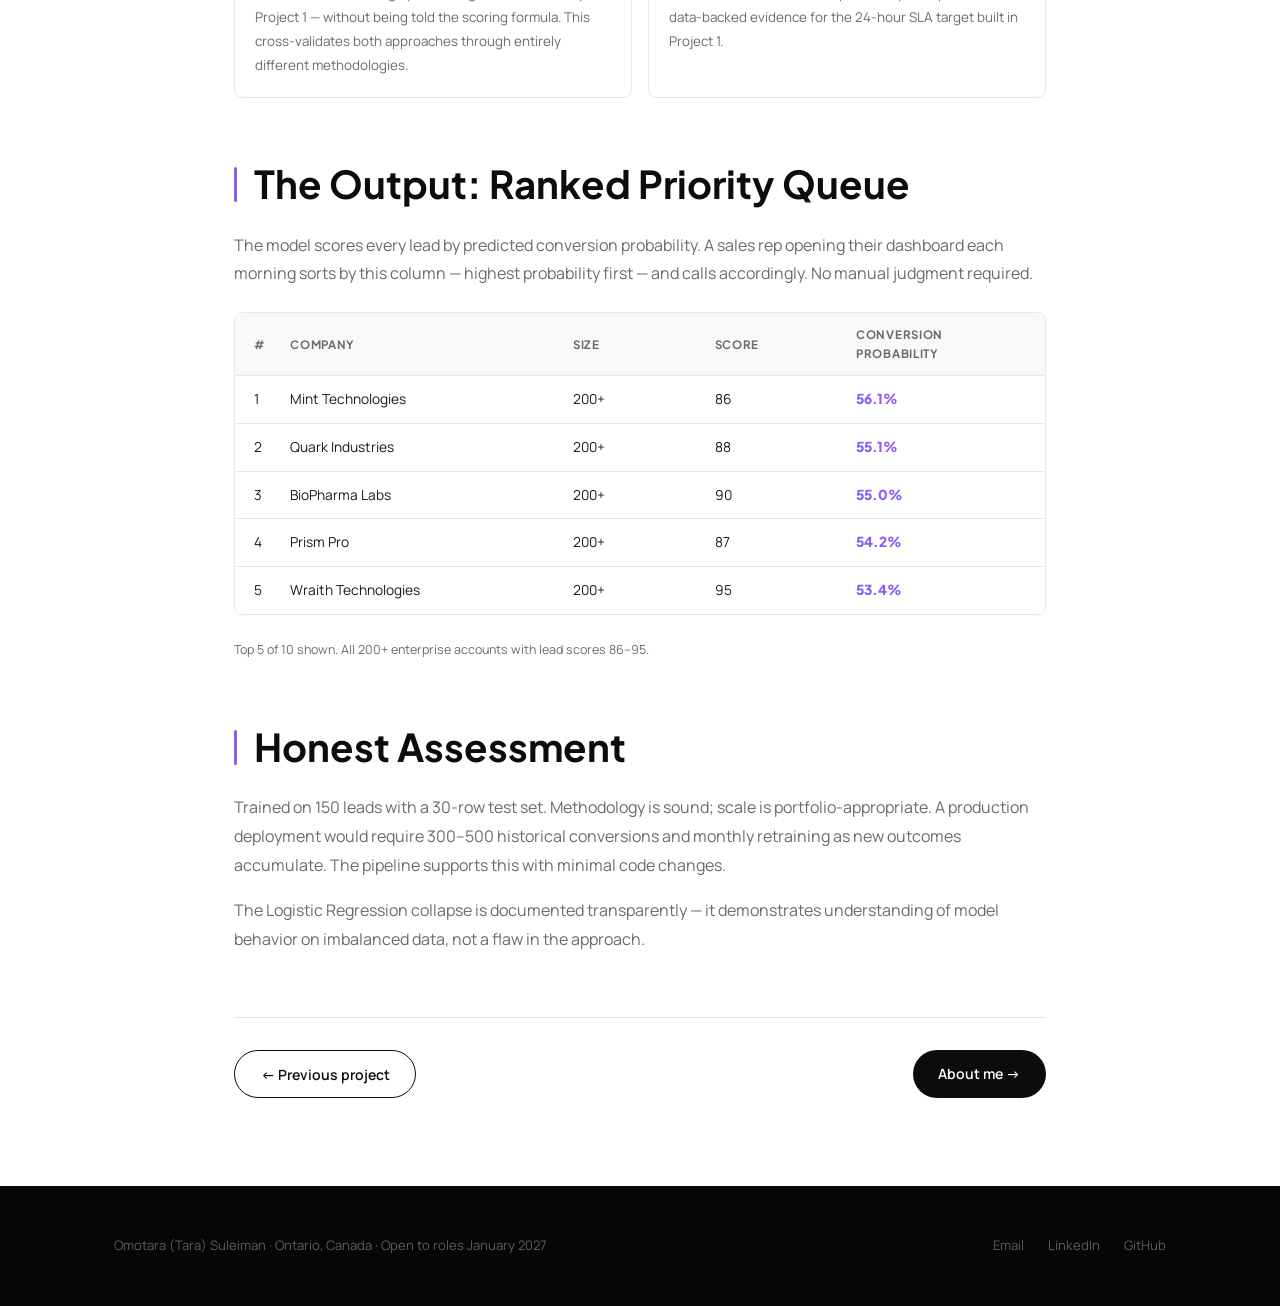
<file: project4.html>
<!DOCTYPE html>
<html lang="en">

<head>
  <meta charset="UTF-8" />
  <meta name="viewport" content="width=device-width, initial-scale=1.0" />
  <title>Lead Conversion Prediction — Tara Suleiman</title>
  <link rel="stylesheet" href="assets/css/style.css" />
  <link rel="preconnect" href="https://fonts.googleapis.com" />
  <link rel="preconnect" href="https://fonts.gstatic.com" crossorigin />
  <link
    href="https://fonts.googleapis.com/css2?family=Plus+Jakarta+Sans:wght@400;500;600;700;800&family=Manrope:wght@300;400;500;600&display=swap"
    rel="stylesheet" />
</head>

<body>

  <nav class="nav">
    <div class="nav-inner">
      <a href="index.html" class="nav-logo">Tara Suleiman</a>
      <ul class="nav-links">
        <li><a href="index.html#projects">Projects</a></li>
        <li><a href="about.html">About</a></li>
        <li><a href="contact.html" class="nav-cta">Get in Touch</a></li>
      </ul>
      <button class="nav-hamburger" id="hamburger" aria-label="Open menu">
        <span></span><span></span><span></span>
      </button>
    </div>
    <ul class="nav-mobile" id="mobileMenu">
      <li><a href="index.html#projects">Projects</a></li>
      <li><a href="about.html">About</a></li>
      <li><a href="contact.html">Get in Touch</a></li>
    </ul>
  </nav>

  <section class="project-hero">
    <div class="container">
      <a href="index.html#projects" class="back-link">← All projects</a>
      <p class="section-eyebrow">Project 04 · B2B SaaS · Predictive ML</p>
      <h1>Lead Conversion<br>Prediction Model</h1>
      <p class="project-hero-sub">Binary classification model ranking B2B leads by predicted conversion probability —
        replacing manual priority tiers with a machine-learned probability score from 0 to 100%.</p>
      <div class="project-meta">
        <div class="meta-item"><span class="meta-label">Stack</span><span>Python · scikit-learn · pandas · Random
            Forest</span></div>
        <div class="meta-item"><span class="meta-label">Roles targeted</span><span>Data Analyst · Data Scientist ·
            RevOps Analyst</span></div>
        <div class="meta-item"><span class="meta-label">Result</span><span>Random Forest AUC 0.648</span></div>
        <div class="meta-item"><span class="meta-label">Repository</span>
          <a href="https://github.com/babytara/Lead-Conversion-Prediction" target="_blank"
            style="color:var(--purple-lt);font-size:0.88rem;font-weight:600;">
            View on GitHub ↗
          </a>
        </div>
      </div>
    </div>
  </section>

  <section class="section">
    <div class="container project-content">

      <div class="project-section">
        <h2>The Problem</h2>
        <p>The rule-based lead scoring system in Project 1 assigns priority tiers — Low, Medium, High. But a tier label
          doesn't tell a sales rep how likely a lead is to convert, only that it should be called before others.</p>
        <p>This project replaces tier-based prioritization with a machine learning model that outputs a probability
          score for each incoming lead, so reps can sort their daily queue by predicted conversion likelihood rather
          than a manual label.</p>
      </div>

      <div class="project-section">
        <h2>Dataset</h2>
        <p>150 B2B leads from the SentinelSec pipeline (28 historical + 122 synthetic to reach modeling scale), each
          with intake signals and known conversion outcomes.</p>
        <div class="dataset-stats">
          <div class="ds-stat"><span class="ds-num">150</span><span class="ds-label">Total leads</span></div>
          <div class="ds-stat"><span class="ds-num">25.3%</span><span class="ds-label">Conversion rate</span></div>
          <div class="ds-stat"><span class="ds-num">38</span><span class="ds-label">Closed-Won</span></div>
          <div class="ds-stat"><span class="ds-num">2</span><span class="ds-label">Features used</span></div>
        </div>
      </div>

      <div class="screenshot-grid" style="margin-top:1.5rem;">
        <figure>
          <img src="assets/images/p4-class-dist.png" alt="Lead pipeline status and conversion rate by company size" />
          <figcaption>Lead pipeline distribution and conversion rate by company tier</figcaption>
        </figure>
        <figure>
          <img src="assets/images/p4-exploration.png" alt="Feature exploration charts" />
          <figcaption>Feature exploration — lead score, response time, correlation matrix</figcaption>
        </figure>
      </div>

      <div class="project-section">
        <h2>Key EDA Finding: Multicollinearity</h2>
        <p>Lead_Score_Cal and Company_Size_Num have a <strong>0.96 correlation</strong> — near-perfect collinearity. The
          scoring formula from Project 1 weights company size at 60/100 points, making the score a mathematical
          derivative of company size. Using both would feed the model the same information twice.</p>
        <p><strong>Decision:</strong> Drop Company_Size_Num, keep Lead_Score_Cal (continuous, 51 unique values vs 3
          ordinal levels).</p>
        <div class="feature-table">
          <div class="feat-row header"><span>Feature</span><span>Status</span><span>Reason</span></div>
          <div class="feat-row kept"><span>Lead_Score_Cal</span><span>✓ Kept</span><span>Continuous, 51 unique values,
              strong signal</span></div>
          <div class="feat-row kept"><span>Response_Time_Hours</span><span>✓ Kept</span><span>Independent predictor,
              real variance</span></div>
          <div class="feat-row dropped"><span>Company_Size_Num</span><span>✗ Dropped</span><span>0.96 correlation with
              Lead_Score_Cal</span></div>
          <div class="feat-row dropped"><span>Business_Hours</span><span>✗ Dropped</span><span>0.02 correlation with
              target</span></div>
          <div class="feat-row dropped"><span>Corporate_Email</span><span>✗ Dropped</span><span>148/150 rows identical —
              no variance</span></div>
        </div>
      </div>

      <div class="project-section">
        <h2>Model Results</h2>
        <div class="model-comparison">
          <div class="model-card model-loser">
            <h4>Logistic Regression</h4>
            <span class="model-auc">AUC 0.568</span>
            <p>Majority class collapse — predicted zero conversions across the entire test set. A known phenomenon when
              class imbalance meets limited feature signal.</p>
          </div>
          <div class="model-card model-winner">
            <h4>Random Forest ✓</h4>
            <span class="model-auc">AUC 0.648</span>
            <p>Recommended. Avoids collapse by learning non-linear decision boundaries. Better ranking of converted
              leads above non-converted ones.</p>
          </div>
        </div>

        <div class="screenshot-grid">
          <figure>
            <img src="assets/images/p4-evaluation.png" alt="Model evaluation ROC curves and confusion matrices" />
            <figcaption>ROC curves and confusion matrices — Logistic Regression vs Random Forest</figcaption>
          </figure>
          <figure>
            <img src="assets/images/p4-importance.png" alt="Feature importance chart" />
            <figcaption>Feature importance — Lead_Score_Cal dominates at 56.3%</figcaption>
          </figure>
        </div>
      </div>

      <div class="project-section">
        <h2>Feature Insights</h2>
        <div class="insight-grid">
          <div class="insight">
            <h4>Lead_Score_Cal — 56.3% importance</h4>
            <p>The ML model independently confirmed the same signal the rule-based scoring system weighted most heavily
              in Project 1 — without being told the scoring formula. This cross-validates both approaches through
              entirely different methodologies.</p>
          </div>
          <div class="insight">
            <h4>Response_Time_Hours — 43.7% importance</h4>
            <p>Negative coefficient in Logistic Regression — longer wait times decrease conversion probability. This
              provides data-backed evidence for the 24-hour SLA target built in Project 1.</p>
          </div>
        </div>
      </div>

      <div class="project-section">
        <h2>The Output: Ranked Priority Queue</h2>
        <p>The model scores every lead by predicted conversion probability. A sales rep opening their dashboard each
          morning sorts by this column — highest probability first — and calls accordingly. No manual judgment required.
        </p>

        <div class="top10-table">
          <div class="t10-row t10-header">
            <span>#</span><span>Company</span><span>Size</span><span>Score</span><span>Conversion Probability</span>
          </div>
          <div class="t10-row"><span>1</span><span>Mint Technologies</span><span>200+</span><span>86</span><span
              class="t10-prob">56.1%</span></div>
          <div class="t10-row"><span>2</span><span>Quark Industries</span><span>200+</span><span>88</span><span
              class="t10-prob">55.1%</span></div>
          <div class="t10-row"><span>3</span><span>BioPharma Labs</span><span>200+</span><span>90</span><span
              class="t10-prob">55.0%</span></div>
          <div class="t10-row"><span>4</span><span>Prism Pro</span><span>200+</span><span>87</span><span
              class="t10-prob">54.2%</span></div>
          <div class="t10-row"><span>5</span><span>Wraith Technologies</span><span>200+</span><span>95</span><span
              class="t10-prob">53.4%</span></div>
        </div>
        <p class="table-note">Top 5 of 10 shown. All 200+ enterprise accounts with lead scores 86–95.</p>
      </div>

      <div class="project-section">
        <h2>Honest Assessment</h2>
        <p>Trained on 150 leads with a 30-row test set. Methodology is sound; scale is portfolio-appropriate. A
          production deployment would require 300–500 historical conversions and monthly retraining as new outcomes
          accumulate. The pipeline supports this with minimal code changes.</p>
        <p>The Logistic Regression collapse is documented transparently — it demonstrates understanding of model
          behavior on imbalanced data, not a flaw in the approach.</p>
      </div>

      <div class="project-nav">
        <a href="project3.html" class="btn btn-ghost">← Previous project</a>
        <a href="about.html" class="btn btn-primary">About me →</a>
      </div>

    </div>
  </section>

  <footer class="footer">
    <div class="container footer-inner">
      <p>Omotara (Tara) Suleiman · Ontario, Canada · Open to roles January 2027</p>
      <div class="footer-links">
        <a href="mailto:omotara.suleiman@gmail.com">Email</a>
        <a href="https://linkedin.com/in/omotarasuleiman" target="_blank">LinkedIn</a>
        <a href="https://github.com/babytara" target="_blank">GitHub</a>
      </div>
    </div>
  </footer>
  <script src="assets/js/main.js"></script>
</body>

</html>
</file>
<file: assets/css/style.css>
/* =============================================
   TARA SULEIMAN — PORTFOLIO
   Palette: true black · white · violet #8B5CF6
   Type: Plus Jakarta Sans (display) · Manrope (body)
============================================= */

*,
*::before,
*::after {
  box-sizing: border-box;
  margin: 0;
  padding: 0;
}

:root {
  --black: #0C0C0C;
  --black-deep: #060606;
  --purple: #8B5CF6;
  --purple-lt: #C4B5FD;
  --purple-dim: #F5F3FF;
  --purple-mid: #6D28D9;
  --white: #FFFFFF;
  --off-white: #F9F9F9;
  --grey: #6B6B6B;
  --grey-lt: #E8E8E8;
  --grey-mid: #D1D1D1;
  --text: #1A1A1A;

  --font-display: 'Plus Jakarta Sans', sans-serif;
  --font-body: 'Manrope', sans-serif;

  --radius: 14px;
  --radius-sm: 8px;
  --shadow: 0 2px 20px rgba(0, 0, 0, 0.06);
  --shadow-hover: 0 8px 40px rgba(139, 92, 246, 0.15);
  --transition: 0.2s ease;
}

html {
  scroll-behavior: smooth;
}

body {
  font-family: var(--font-body);
  background: var(--white);
  color: var(--text);
  line-height: 1.65;
}

img {
  max-width: 100%;
  height: auto;
  display: block;
  border-radius: var(--radius-sm);
}

/* ─── TYPE ─── */
h1,
h2,
h3,
h4 {
  font-family: var(--font-display);
  line-height: 1.15;
  color: var(--black);
}

h1 {
  font-size: clamp(2.2rem, 5.5vw, 4.2rem);
  font-weight: 800;
}

h2 {
  font-size: clamp(1.6rem, 3vw, 2.4rem);
  font-weight: 700;
  margin-bottom: 1rem;
}

h3 {
  font-size: 1.15rem;
  font-weight: 700;
}

h4 {
  font-size: 0.95rem;
  font-weight: 700;
}

p {
  color: var(--grey);
  line-height: 1.8;
  margin-bottom: 1rem;
}

p:last-child {
  margin-bottom: 0;
}

a {
  color: var(--purple);
  text-decoration: none;
}

strong {
  color: var(--text);
}

/* ─── LAYOUT ─── */
.container {
  max-width: 1100px;
  margin: 0 auto;
  padding: 0 1.5rem;
}

.section {
  padding: 5.5rem 0;
}

.section-dark {
  background: var(--black-deep);
}

.section-eyebrow {
  font-family: var(--font-display);
  font-size: 0.75rem;
  font-weight: 700;
  letter-spacing: 0.14em;
  text-transform: uppercase;
  color: var(--purple);
  margin-bottom: 0.6rem;
}

.section-eyebrow.light {
  color: var(--purple-lt);
}

.section-title {
  margin-bottom: 0.75rem;
}

.section-title.light {
  color: var(--white);
}

.section-sub {
  color: var(--grey);
  max-width: 580px;
  margin-bottom: 3rem;
}

/* ─── NAV ─── */
.nav {
  position: sticky;
  top: 0;
  z-index: 100;
  background: rgba(255, 255, 255, 0.95);
  backdrop-filter: blur(16px);
  border-bottom: 1px solid var(--grey-lt);
}

.nav-inner {
  max-width: 1100px;
  margin: 0 auto;
  padding: 0 1.5rem;
  height: 64px;
  display: flex;
  align-items: center;
  justify-content: space-between;
}

.nav-logo {
  font-family: var(--font-display);
  font-weight: 800;
  font-size: 1.05rem;
  color: var(--black);
  letter-spacing: -0.01em;
}

.nav-links {
  display: flex;
  gap: 2rem;
  list-style: none;
  align-items: center;
}

.nav-links a {
  font-size: 0.88rem;
  font-weight: 500;
  color: var(--grey);
  transition: color var(--transition);
}

.nav-links a:hover {
  color: var(--black);
}

.nav-cta {
  background: var(--black) !important;
  color: var(--white) !important;
  padding: 0.5rem 1.2rem !important;
  border-radius: 50px !important;
  font-size: 0.85rem !important;
  transition: background var(--transition) !important;
}

.nav-cta:hover {
  background: var(--purple) !important;
  color: var(--white) !important;
}

.nav-hamburger {
  display: none;
  flex-direction: column;
  gap: 5px;
  background: none;
  border: none;
  cursor: pointer;
  padding: 4px;
}

.nav-hamburger span {
  display: block;
  width: 22px;
  height: 2px;
  background: var(--black);
  border-radius: 2px;
}

.nav-mobile {
  display: none;
  flex-direction: column;
  list-style: none;
  padding: 1.25rem 1.5rem;
  border-top: 1px solid var(--grey-lt);
  gap: 1rem;
  background: var(--white);
}

.nav-mobile.open {
  display: flex;
}

.nav-mobile a {
  font-weight: 500;
  color: var(--text);
}

/* ─── BUTTONS ─── */
.btn {
  display: inline-block;
  padding: 0.7rem 1.6rem;
  border-radius: 50px;
  font-weight: 600;
  font-size: 0.88rem;
  transition: all var(--transition);
  cursor: pointer;
  font-family: var(--font-body);
}

.btn-primary {
  background: var(--black);
  color: var(--white);
}

.btn-primary:hover {
  background: var(--purple);
}

.btn-ghost {
  border: 1.5px solid var(--black);
  color: var(--black);
}

.btn-ghost:hover {
  background: var(--black);
  color: var(--white);
}

/* ─── HERO ─── */
.hero {
  min-height: 94vh;
  display: flex;
  flex-direction: column;
  justify-content: center;
  padding: 6rem 0 3rem;
  position: relative;
  overflow: hidden;
  background: var(--white);
}

.hero::before {
  content: '';
  position: absolute;
  top: 0;
  right: 0;
  width: 55%;
  height: 100%;
  background: linear-gradient(135deg, rgba(139, 92, 246, 0.04) 0%, rgba(139, 92, 246, 0.01) 100%);
  pointer-events: none;
}

.hero::after {
  content: '';
  position: absolute;
  bottom: -80px;
  left: -80px;
  width: 320px;
  height: 320px;
  border-radius: 50%;
  border: 1px solid rgba(139, 92, 246, 0.12);
  pointer-events: none;
}

.hero-inner {
  max-width: 1100px;
  margin: 0 auto;
  padding: 0 1.5rem;
  position: relative;
  z-index: 1;
}

.hero-eyebrow {
  font-family: var(--font-display);
  font-size: 0.78rem;
  font-weight: 700;
  letter-spacing: 0.14em;
  text-transform: uppercase;
  color: var(--purple);
  margin-bottom: 1.25rem;
  display: flex;
  align-items: center;
  gap: 0.75rem;
}

.hero-eyebrow::before {
  content: '';
  display: block;
  width: 32px;
  height: 2px;
  background: var(--purple);
  border-radius: 2px;
}

.hero-headline {
  font-size: clamp(2.8rem, 6.5vw, 5rem);
  font-weight: 800;
  color: var(--black);
  margin-bottom: 1.5rem;
  line-height: 1.05;
  letter-spacing: -0.02em;
}

.hero-headline .accent {
  color: var(--purple);
}

.hero-sub {
  font-size: 1.05rem;
  color: var(--grey);
  max-width: 560px;
  margin-bottom: 2.5rem;
  line-height: 1.8;
}

.hero-actions {
  display: flex;
  gap: 1rem;
  flex-wrap: wrap;
  margin-bottom: 3.5rem;
}

.hero-stack {
  display: flex;
  flex-wrap: wrap;
  gap: 0.5rem;
}

.hero-stack span {
  font-size: 0.75rem;
  font-weight: 600;
  font-family: var(--font-display);
  background: var(--off-white);
  border: 1px solid var(--grey-lt);
  color: var(--grey);
  padding: 0.35rem 0.85rem;
  border-radius: 50px;
}

.hero-scroll-hint {
  font-family: var(--font-display);
  font-size: 0.72rem;
  letter-spacing: 0.12em;
  text-transform: uppercase;
  color: var(--grey-mid);
  margin-top: 4rem;
  display: flex;
  align-items: center;
  gap: 0.5rem;
}

.hero-scroll-hint::after {
  content: '';
  display: block;
  width: 1px;
  height: 40px;
  background: var(--grey-mid);
}

/* ─── PROJECT GRID ─── */
.project-grid {
  display: grid;
  grid-template-columns: repeat(2, 1fr);
  gap: 1.25rem;
}

.project-card {
  background: var(--white);
  border: 1px solid var(--grey-lt);
  border-radius: var(--radius);
  padding: 2.25rem;
  display: flex;
  flex-direction: column;
  gap: 0.9rem;
  transition: box-shadow var(--transition), transform var(--transition), border-color var(--transition);
  color: var(--text);
  position: relative;
  overflow: hidden;
}

.project-card::before {
  content: '';
  position: absolute;
  top: 0;
  left: 0;
  right: 0;
  height: 3px;
  background: var(--purple);
  transform: scaleX(0);
  transform-origin: left;
  transition: transform var(--transition);
}

.project-card:hover {
  box-shadow: var(--shadow-hover);
  transform: translateY(-3px);
  border-color: var(--grey-mid);
}

.project-card:hover::before {
  transform: scaleX(1);
}

.project-card-top {
  display: flex;
  justify-content: space-between;
  align-items: flex-start;
}

.project-number {
  font-family: var(--font-display);
  font-size: 0.7rem;
  font-weight: 800;
  color: var(--purple);
  letter-spacing: 0.1em;
}

.project-industry {
  font-size: 0.72rem;
  color: var(--grey);
  font-weight: 500;
}

.project-card h3 {
  font-size: 1.15rem;
  color: var(--black);
  margin: 0;
}

.project-card p {
  font-size: 0.88rem;
  color: var(--grey);
  flex: 1;
  margin: 0;
  line-height: 1.7;
}

.project-tags {
  display: flex;
  flex-wrap: wrap;
  gap: 0.35rem;
}

.project-tags span {
  font-size: 0.72rem;
  font-weight: 600;
  font-family: var(--font-display);
  background: var(--off-white);
  color: var(--black);
  border: 1px solid var(--grey-lt);
  padding: 0.2rem 0.6rem;
  border-radius: 4px;
  letter-spacing: 0.02em;
}

.project-link {
  font-size: 0.82rem;
  font-weight: 700;
  color: var(--purple);
  margin-top: auto;
  font-family: var(--font-display);
}

/* ─── SCHOOL PROJECTS ─── */
.school-grid {
  display: grid;
  grid-template-columns: repeat(auto-fit, minmax(320px, 1fr));
  gap: 1.25rem;
}

.school-card {
  background: var(--white);
  border: 1px solid var(--grey-lt);
  border-left: 3px solid var(--purple);
  border-radius: var(--radius);
  padding: 1.75rem;
  display: flex;
  flex-direction: column;
  gap: 0.75rem;
}

.school-card-top {
  display: flex;
  justify-content: space-between;
  align-items: center;
}

.school-badge {
  font-size: 0.72rem;
  font-weight: 700;
  font-family: var(--font-display);
  background: var(--purple-dim);
  color: var(--purple);
  padding: 0.25rem 0.65rem;
  border-radius: 4px;
  letter-spacing: 0.04em;
}

.school-github {
  font-size: 0.8rem;
  font-weight: 700;
  color: var(--purple);
  font-family: var(--font-display);
  transition: opacity var(--transition);
}

.school-github:hover {
  opacity: 0.65;
}

.school-card h3 {
  font-size: 1.05rem;
  color: var(--black);
  margin: 0;
}

.school-card p {
  font-size: 0.86rem;
  color: var(--grey);
  margin: 0;
  flex: 1;
}

/* ─── SKILLS SECTION ─── */
.skills-grid {
  display: grid;
  grid-template-columns: repeat(auto-fit, minmax(260px, 1fr));
  gap: 2rem;
}

.skill-group h4 {
  color: var(--white);
  font-size: 0.82rem;
  margin-bottom: 0.6rem;
  font-weight: 700;
  letter-spacing: 0.04em;
  text-transform: uppercase;
}

.skill-group p {
  color: rgba(255, 255, 255, 0.55);
  font-size: 0.86rem;
  line-height: 1.7;
  margin: 0;
}

/* ─── RECOMMENDATION ─── */
.section-rec {
  background: var(--off-white);
  border-top: 1px solid var(--grey-lt);
  border-bottom: 1px solid var(--grey-lt);
  padding: 5rem 0;
}

.rec-inner {
  max-width: 820px;
  margin: 0 auto;
}

.rec-stars {
  display: flex;
  gap: 4px;
  margin-bottom: 1.5rem;
}

.rec-star {
  color: #F59E0B;
  font-size: 1.1rem;
}

.rec-card {
  position: relative;
}

.rec-quote {
  font-family: var(--font-display);
  font-size: 6rem;
  color: var(--purple);
  line-height: 0.7;
  margin-bottom: 1rem;
  opacity: 0.2;
  font-weight: 800;
}

.rec-text {
  font-size: 1.05rem;
  line-height: 1.85;
  color: var(--text);
  font-style: italic;
  margin-bottom: 2rem;
}

.rec-divider {
  width: 40px;
  height: 2px;
  background: var(--purple);
  margin-bottom: 1.5rem;
}

.rec-author {
  display: flex;
  justify-content: space-between;
  align-items: flex-end;
  flex-wrap: wrap;
  gap: 1rem;
}

.rec-info {
  display: flex;
  flex-direction: column;
  gap: 0.25rem;
}

.rec-name {
  font-family: var(--font-display);
  font-weight: 800;
  font-size: 0.95rem;
  color: var(--black);
}

.rec-role {
  font-size: 0.82rem;
  color: var(--grey);
}

.rec-meta {
  display: flex;
  flex-direction: column;
  align-items: flex-end;
  gap: 0.25rem;
}

.rec-source {
  font-size: 0.75rem;
  font-weight: 700;
  font-family: var(--font-display);
  background: var(--purple-dim);
  color: var(--purple);
  padding: 0.25rem 0.75rem;
  border-radius: 50px;
  letter-spacing: 0.04em;
}

.rec-project {
  font-size: 0.78rem;
  color: var(--grey);
}

.rec-ratings {
  display: flex;
  gap: 2rem;
  margin-top: 1.5rem;
  padding-top: 1.5rem;
  border-top: 1px solid var(--grey-lt);
  flex-wrap: wrap;
}

.rec-rating-item {
  display: flex;
  flex-direction: column;
  gap: 0.2rem;
}

.rec-rating-label {
  font-size: 0.72rem;
  font-weight: 700;
  font-family: var(--font-display);
  color: var(--grey);
  text-transform: uppercase;
  letter-spacing: 0.06em;
}

.rec-rating-stars {
  display: flex;
  gap: 2px;
}

.rec-rating-stars span {
  color: #F59E0B;
  font-size: 0.85rem;
}

/* ─── ABOUT STRIP ─── */
.about-strip {
  display: grid;
  grid-template-columns: 1.2fr 1fr;
  gap: 5rem;
  align-items: center;
}

.about-strip-text h2 {
  font-size: clamp(1.5rem, 2.5vw, 2rem);
  margin-bottom: 1rem;
}

.about-strip-text .btn {
  margin-top: 1.5rem;
}

.about-strip-stats {
  display: grid;
  grid-template-columns: 1fr 1fr;
  gap: 2rem;
}

.stat {
  display: flex;
  flex-direction: column;
  gap: 0.3rem;
  padding: 1.25rem;
  background: var(--off-white);
  border-radius: var(--radius-sm);
  border: 1px solid var(--grey-lt);
}

.stat-num {
  font-family: var(--font-display);
  font-size: 2.2rem;
  font-weight: 800;
  color: var(--black);
  line-height: 1;
}

.stat-label {
  font-size: 0.78rem;
  color: var(--grey);
  font-weight: 500;
}

/* ─── FOOTER ─── */
.footer {
  background: var(--black-deep);
  padding: 3rem 0;
}

.footer-inner {
  display: flex;
  justify-content: space-between;
  align-items: center;
  flex-wrap: wrap;
  gap: 1rem;
}

.footer p {
  color: rgba(255, 255, 255, 0.35);
  font-size: 0.82rem;
  margin: 0;
}

.footer-links {
  display: flex;
  gap: 1.5rem;
}

.footer-links a {
  color: rgba(255, 255, 255, 0.35);
  font-size: 0.82rem;
  transition: color var(--transition);
}

.footer-links a:hover {
  color: var(--purple-lt);
}

/* ─── PROJECT PAGES ─── */
.project-hero {
  background: var(--black-deep);
  padding: 6rem 0 4rem;
}

.project-hero .container {
  max-width: 900px;
}

.project-hero h1 {
  color: var(--white);
  margin: 1rem 0;
}

.project-hero-sub {
  color: rgba(255, 255, 255, 0.6);
  font-size: 1.05rem;
  max-width: 680px;
}

.back-link {
  display: inline-flex;
  align-items: center;
  gap: 0.4rem;
  color: rgba(255, 255, 255, 0.4);
  font-size: 0.82rem;
  margin-bottom: 1.5rem;
  transition: color var(--transition);
  font-weight: 500;
}

.back-link:hover {
  color: var(--purple-lt);
}

.project-meta {
  display: flex;
  flex-wrap: wrap;
  gap: 2.5rem;
  margin-top: 2rem;
  padding-top: 2rem;
  border-top: 1px solid rgba(255, 255, 255, 0.08);
}

.meta-item {
  display: flex;
  flex-direction: column;
  gap: 0.25rem;
}

.meta-label {
  font-size: 0.7rem;
  font-weight: 700;
  font-family: var(--font-display);
  letter-spacing: 0.1em;
  text-transform: uppercase;
  color: var(--purple-lt);
}

.meta-item span:not(.meta-label) {
  color: rgba(255, 255, 255, 0.75);
  font-size: 0.88rem;
}

.project-content {
  max-width: 860px;
}

.project-section {
  margin-bottom: 4rem;
}

.project-section h2 {
  position: relative;
  padding-left: 1.25rem;
  margin-bottom: 1.5rem;
}

.project-section h2::before {
  content: '';
  position: absolute;
  left: 0;
  top: 10%;
  bottom: 10%;
  width: 3px;
  background: var(--purple);
  border-radius: 2px;
}

/* Pipeline */
.pipeline-flow {
  display: flex;
  align-items: center;
  flex-wrap: wrap;
  gap: 0.6rem;
  margin: 1.5rem 0;
}

.pipeline-step {
  display: flex;
  flex-direction: column;
  align-items: center;
  gap: 0.3rem;
  background: var(--white);
  border: 1px solid var(--grey-lt);
  padding: 1rem 0.9rem;
  border-radius: var(--radius-sm);
  min-width: 100px;
  text-align: center;
}

.pipeline-icon {
  font-size: 1.4rem;
}

.pipeline-label {
  font-size: 0.75rem;
  font-weight: 700;
  font-family: var(--font-display);
  color: var(--black);
}

.pipeline-desc {
  font-size: 0.68rem;
  color: var(--grey);
}

.pipeline-arrow {
  color: var(--purple);
  font-weight: 700;
  font-size: 1.1rem;
}

/* Tables */
.score-table {
  border: 1px solid var(--grey-lt);
  border-radius: var(--radius-sm);
  overflow: hidden;
  margin-top: 1rem;
}

.score-row {
  display: grid;
  grid-template-columns: 1fr 2fr 80px;
  padding: 0.85rem 1.25rem;
  border-bottom: 1px solid var(--grey-lt);
  font-size: 0.88rem;
}

.score-row:last-child {
  border-bottom: none;
}

.score-row.header {
  background: var(--off-white);
  font-weight: 700;
  font-size: 0.72rem;
  text-transform: uppercase;
  letter-spacing: 0.06em;
  color: var(--grey);
  font-family: var(--font-display);
}

.score-pts {
  font-weight: 800;
  color: var(--purple);
  text-align: right;
  font-family: var(--font-display);
}

/* Dashboard pages */
.dashboard-pages {
  display: grid;
  grid-template-columns: repeat(auto-fit, minmax(200px, 1fr));
  gap: 1rem;
  margin-bottom: 2rem;
}

.dash-page {
  background: var(--white);
  border: 1px solid var(--grey-lt);
  border-radius: var(--radius-sm);
  padding: 1.25rem;
}

.dash-num {
  font-size: 0.7rem;
  font-weight: 800;
  font-family: var(--font-display);
  color: var(--purple);
  text-transform: uppercase;
  letter-spacing: 0.1em;
}

.dash-page h4 {
  margin: 0.4rem 0 0.5rem;
  font-size: 0.92rem;
}

.dash-page p {
  font-size: 0.82rem;
  color: var(--grey);
  margin: 0;
}

/* Screenshots */
.screenshot-grid {
  display: grid;
  grid-template-columns: repeat(auto-fit, minmax(260px, 1fr));
  gap: 1.5rem;
  margin-top: 2rem;
}

.screenshot-grid.single {
  grid-template-columns: 1fr;
  max-width: 680px;
}

figure {
  display: flex;
  flex-direction: column;
  gap: 0.5rem;
}

figcaption {
  font-size: 0.76rem;
  color: var(--grey);
  text-align: center;
}

figure img {
  border: 1px solid var(--grey-lt);
  width: 100%;
}

/* Impact */
.impact-grid {
  display: grid;
  grid-template-columns: repeat(auto-fit, minmax(160px, 1fr));
  gap: 1rem;
  margin-top: 1rem;
}

.impact-card {
  background: var(--off-white);
  border: 1px solid var(--grey-lt);
  border-radius: var(--radius-sm);
  padding: 1.5rem;
  display: flex;
  flex-direction: column;
  gap: 0.4rem;
}

.impact-num {
  font-family: var(--font-display);
  font-size: 1.8rem;
  font-weight: 800;
  color: var(--black);
}

.impact-label {
  font-size: 0.8rem;
  color: var(--grey);
}

/* Segments */
.segment-grid {
  display: grid;
  grid-template-columns: repeat(auto-fit, minmax(200px, 1fr));
  gap: 1rem;
}

.segment-card {
  padding: 1.5rem;
  border-radius: var(--radius-sm);
  border: 1px solid var(--grey-lt);
  border-top: 3px solid;
}

.seg-green {
  border-top-color: #10B981;
}

.seg-red {
  border-top-color: #EF4444;
}

.seg-gold {
  border-top-color: #F59E0B;
}

.seg-blue {
  border-top-color: var(--purple);
}

.seg-size {
  font-size: 0.72rem;
  font-weight: 700;
  color: var(--grey);
  font-family: var(--font-display);
}

.segment-card h4 {
  margin: 0.4rem 0 0.5rem;
  color: var(--black);
}

.segment-card p {
  font-size: 0.83rem;
  color: var(--grey);
  margin-bottom: 0.75rem;
}

.seg-action {
  font-size: 0.78rem;
  font-weight: 700;
  color: var(--purple);
  font-family: var(--font-display);
}

/* State comparison P3 */
.state-comparison {
  display: grid;
  grid-template-columns: 1fr auto 1fr;
  gap: 1rem;
  margin: 1.5rem 0;
}

.state-box {
  padding: 1.5rem;
  border-radius: var(--radius-sm);
  border: 1px solid var(--grey-lt);
}

.state-current {
  background: #FFF5F5;
}

.state-future {
  background: #F5F3FF;
}

.state-box h4 {
  margin-bottom: 1rem;
  font-size: 0.9rem;
}

.state-box ul {
  padding-left: 1.1rem;
}

.state-box li {
  font-size: 0.83rem;
  color: var(--grey);
  margin-bottom: 0.4rem;
}

.state-arrow {
  font-size: 1.8rem;
  color: var(--purple);
  display: flex;
  align-items: center;
  padding-top: 3rem;
}

/* Router paths P3 */
.router-paths {
  border: 1px solid var(--grey-lt);
  border-radius: var(--radius-sm);
  overflow: hidden;
  margin: 1.5rem 0;
}

.router-header,
.router-footer {
  background: var(--black);
  color: var(--white);
  padding: 0.85rem 1.25rem;
  font-size: 0.82rem;
  font-weight: 700;
  text-align: center;
  font-family: var(--font-display);
}

.router-footer {
  background: var(--purple);
}

.router-path {
  display: grid;
  grid-template-columns: 2fr auto 3fr;
  align-items: center;
  gap: 1rem;
  padding: 0.85rem 1.25rem;
  border-bottom: 1px solid var(--grey-lt);
  font-size: 0.84rem;
}

.path-condition {
  font-weight: 700;
  color: var(--black);
  font-family: var(--font-display);
}

.path-arrow {
  color: var(--purple);
  font-weight: 700;
}

.path-action {
  color: var(--grey);
}

.path-enterprise,
.path-billing,
.path-critical,
.path-standard {
  background: var(--off-white);
}

/* Decisions P2 */
.decision-list {
  display: flex;
  flex-direction: column;
  gap: 1rem;
}

.decision {
  background: var(--white);
  border: 1px solid var(--grey-lt);
  border-radius: var(--radius-sm);
  padding: 1.25rem;
}

.decision h4 {
  color: var(--black);
  margin-bottom: 0.4rem;
}

.decision p {
  font-size: 0.86rem;
  margin: 0;
}

/* Feature table P4 */
.feature-table {
  border: 1px solid var(--grey-lt);
  border-radius: var(--radius-sm);
  overflow: hidden;
  margin: 1.5rem 0;
}

.feat-row {
  display: grid;
  grid-template-columns: 1.5fr 0.8fr 2fr;
  padding: 0.75rem 1.2rem;
  border-bottom: 1px solid var(--grey-lt);
  font-size: 0.86rem;
}

.feat-row:last-child {
  border-bottom: none;
}

.feat-row.header {
  background: var(--off-white);
  font-weight: 700;
  font-size: 0.72rem;
  text-transform: uppercase;
  letter-spacing: 0.06em;
  color: var(--grey);
  font-family: var(--font-display);
}

.feat-row.kept {
  background: #F5F3FF;
}

.feat-row.dropped {
  background: #FFF5F5;
}

/* Dataset stats P4 */
.dataset-stats {
  display: flex;
  gap: 2.5rem;
  flex-wrap: wrap;
  margin: 1.5rem 0;
}

.ds-stat {
  display: flex;
  flex-direction: column;
  gap: 0.2rem;
}

.ds-num {
  font-family: var(--font-display);
  font-size: 2.2rem;
  font-weight: 800;
  color: var(--black);
  line-height: 1;
}

.ds-label {
  font-size: 0.78rem;
  color: var(--grey);
}

/* Model comparison P4 */
.model-comparison {
  display: grid;
  grid-template-columns: 1fr 1fr;
  gap: 1rem;
  margin: 1.5rem 0;
}

.model-card {
  padding: 1.5rem;
  border-radius: var(--radius-sm);
  border: 1px solid var(--grey-lt);
}

.model-winner {
  border-color: var(--purple);
  background: var(--purple-dim);
}

.model-loser {
  background: #FFF5F5;
  border-color: #FECACA;
}

.model-card h4 {
  margin-bottom: 0.4rem;
}

.model-auc {
  display: inline-block;
  font-family: var(--font-display);
  font-size: 1.6rem;
  font-weight: 800;
  color: var(--black);
  margin-bottom: 0.75rem;
}

.model-winner .model-auc {
  color: var(--purple);
}

/* Insights P4 */
.insight-grid {
  display: grid;
  grid-template-columns: 1fr 1fr;
  gap: 1rem;
}

.insight {
  background: var(--white);
  border: 1px solid var(--grey-lt);
  border-radius: var(--radius-sm);
  padding: 1.25rem;
}

.insight h4 {
  color: var(--black);
  font-size: 0.9rem;
  margin-bottom: 0.5rem;
}

.insight p {
  font-size: 0.84rem;
  margin: 0;
}

/* Top 10 table P4 */
.top10-table {
  border: 1px solid var(--grey-lt);
  border-radius: var(--radius-sm);
  overflow: hidden;
  margin: 1.5rem 0;
}

.t10-row {
  display: grid;
  grid-template-columns: 36px 2fr 1fr 1fr 1.2fr;
  padding: 0.75rem 1.2rem;
  border-bottom: 1px solid var(--grey-lt);
  font-size: 0.86rem;
  align-items: center;
}

.t10-row:last-child {
  border-bottom: none;
}

.t10-header {
  background: var(--off-white);
  font-weight: 700;
  font-size: 0.72rem;
  text-transform: uppercase;
  letter-spacing: 0.06em;
  color: var(--grey);
  font-family: var(--font-display);
}

.t10-prob {
  font-weight: 800;
  color: var(--purple);
  font-family: var(--font-display);
}

.table-note {
  font-size: 0.78rem;
  color: var(--grey);
}

/* Project nav */
.project-nav {
  display: flex;
  justify-content: space-between;
  margin-top: 3rem;
  padding-top: 2rem;
  border-top: 1px solid var(--grey-lt);
}

/* About hero */
.about-hero {
  background: var(--black-deep);
  padding: 6rem 0 4rem;
}

.about-hero h1 {
  color: var(--white);
  margin-top: 1rem;
}

.about-content {
  display: grid;
  grid-template-columns: 1fr;
  gap: 3rem;
  max-width: 800px;
}

.about-bio p {
  font-size: 0.98rem;
}

.about-links {
  display: flex;
  gap: 1rem;
  flex-wrap: wrap;
  margin-top: 1.5rem;
}

.detail-section {
  margin-bottom: 3rem;
}

.detail-section h3 {
  font-size: 1rem;
  color: var(--black);
  border-bottom: 1px solid var(--grey-lt);
  padding-bottom: 0.6rem;
  margin-bottom: 1.5rem;
  font-family: var(--font-display);
  text-transform: uppercase;
  letter-spacing: 0.08em;
}

.detail-item {
  margin-bottom: 1.5rem;
}

.detail-header {
  display: flex;
  justify-content: space-between;
  align-items: flex-start;
  flex-wrap: wrap;
  gap: 0.5rem;
  margin-bottom: 0.2rem;
}

.detail-title {
  font-weight: 700;
  color: var(--black);
  font-size: 0.95rem;
}

.detail-date {
  font-size: 0.78rem;
  color: var(--grey);
}

.detail-sub {
  font-size: 0.82rem;
  color: var(--purple);
  display: block;
  margin-bottom: 0.5rem;
  font-weight: 600;
}

.detail-list {
  padding-left: 1.1rem;
}

.detail-list li {
  font-size: 0.86rem;
  color: var(--grey);
  margin-bottom: 0.35rem;
}

.cert-list {
  display: flex;
  flex-direction: column;
  gap: 0.6rem;
}

.cert-item {
  display: flex;
  justify-content: space-between;
  align-items: center;
  background: var(--off-white);
  border: 1px solid var(--grey-lt);
  border-radius: var(--radius-sm);
  padding: 0.8rem 1rem;
}

.cert-name {
  font-size: 0.86rem;
  font-weight: 600;
  color: var(--text);
}

.cert-date {
  font-size: 0.76rem;
  color: var(--purple);
  font-weight: 700;
  font-family: var(--font-display);
}

.skills-list {
  display: flex;
  flex-direction: column;
  gap: 0.65rem;
}

.skill-line {
  font-size: 0.86rem;
  color: var(--grey);
  line-height: 1.65;
}

.skill-line strong {
  color: var(--black);
}

/* Coursework */
.coursework-grid {
  display: grid;
  grid-template-columns: repeat(auto-fit, minmax(240px, 1fr));
  gap: 0.75rem;
}

.course-item {
  background: var(--off-white);
  border: 1px solid var(--grey-lt);
  border-radius: var(--radius-sm);
  padding: 0.9rem 1.1rem;
}

.course-name {
  display: block;
  font-weight: 700;
  font-size: 0.86rem;
  color: var(--black);
  margin-bottom: 0.25rem;
  font-family: var(--font-display);
}

.course-relevance {
  display: block;
  font-size: 0.76rem;
  color: var(--grey);
}

/* ─── RESPONSIVE ─── */
@media (max-width: 900px) {
  .project-grid {
    grid-template-columns: 1fr;
  }
}

@media (max-width: 768px) {
  .nav-links {
    display: none;
  }

  .nav-hamburger {
    display: flex;
  }

  .about-strip {
    grid-template-columns: 1fr;
    gap: 2.5rem;
  }

  .state-comparison {
    grid-template-columns: 1fr;
  }

  .state-arrow {
    display: none;
  }

  .model-comparison {
    grid-template-columns: 1fr;
  }

  .insight-grid {
    grid-template-columns: 1fr;
  }

  .project-nav {
    flex-direction: column;
    gap: 1rem;
  }

  .pipeline-flow {
    justify-content: center;
  }

  .t10-row {
    grid-template-columns: 28px 1.5fr 0.7fr 1fr;
  }

  .t10-row span:nth-child(4) {
    display: none;
  }

  .hero-actions {
    flex-direction: column;
    align-items: flex-start;
  }

  .footer-inner {
    flex-direction: column;
    text-align: center;
  }

  .router-path {
    grid-template-columns: 1fr;
    gap: 0.25rem;
  }

  .path-arrow {
    display: none;
  }

  .rec-author {
    flex-direction: column;
    align-items: flex-start;
  }

  .rec-meta {
    align-items: flex-start;
  }

  .rec-ratings {
    gap: 1rem;
  }
}

@media (max-width: 480px) {
  .section {
    padding: 3.5rem 0;
  }

  .project-hero {
    padding: 4rem 0 2.5rem;
  }

  .hero {
    padding: 4rem 0 2rem;
  }
}
</file>
